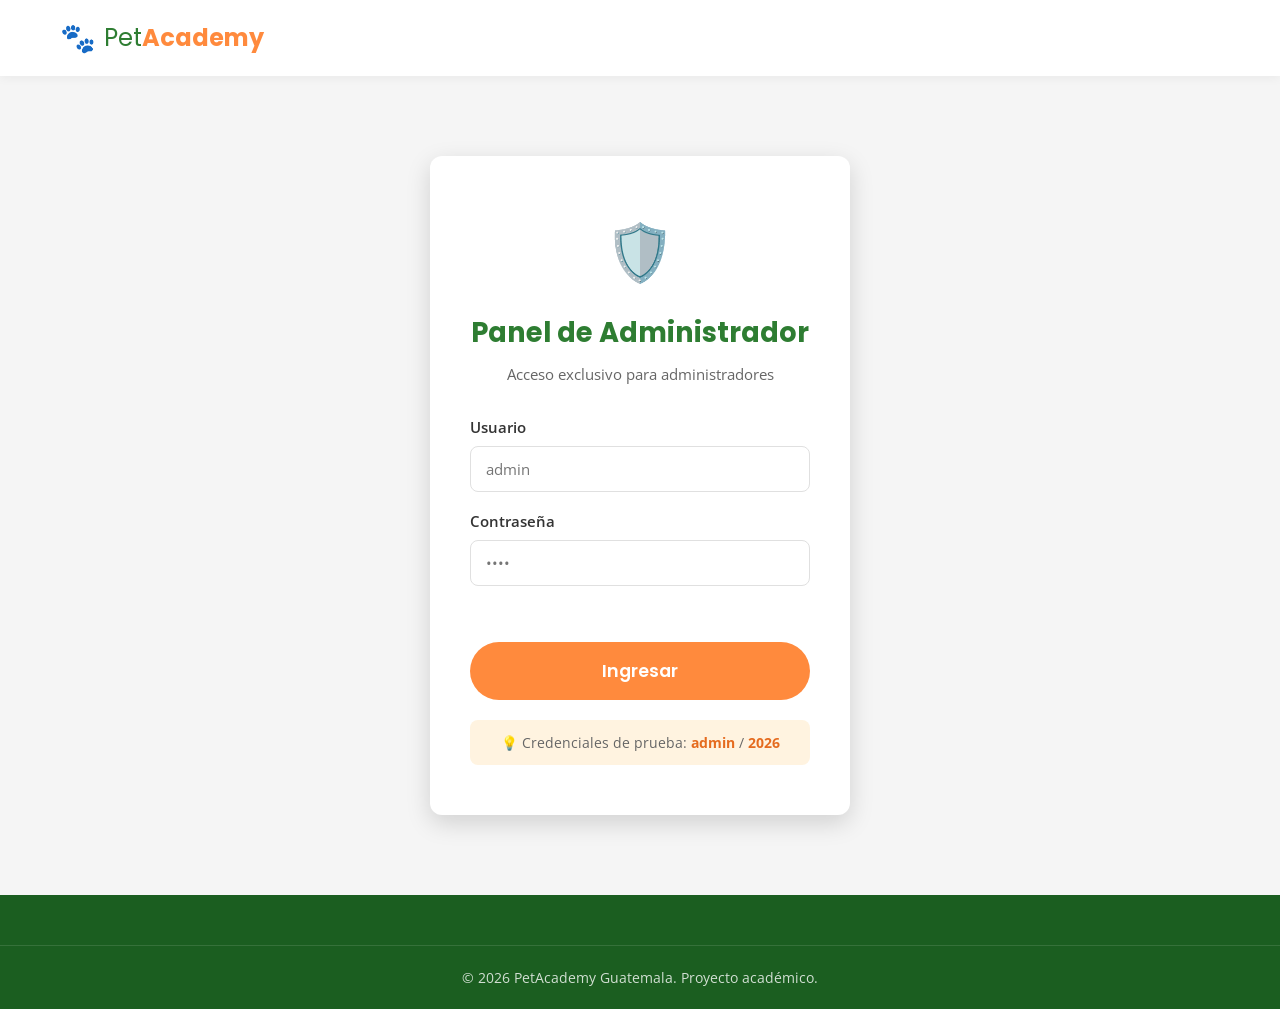
<file: html/admin.html>
<!DOCTYPE html>
<!--
Click nbfs://nbhost/SystemFileSystem/Templates/Licenses/license-default.txt to change this license
Click nbfs://nbhost/SystemFileSystem/Templates/ClientSide/html.html to edit this template
-->

<html lang="es">
<head>
    <meta charset="UTF-8">
    <meta name="viewport" content="width=device-width, initial-scale=1.0">
    <title>Panel Admin | PetAcademy Guatemala 🐾</title>
    <link rel="preconnect" href="https://fonts.googleapis.com">
    <link href="https://fonts.googleapis.com/css2?family=Poppins:wght@600;700&family=Open+Sans:wght@400;600&display=swap" rel="stylesheet">
    <link rel="stylesheet" href="../css/cssindex.css">
    <link rel="stylesheet" href="../css/cssadmin.css">
</head>
<body>

    <header class="header">
        <div class="contenedor header__contenido">
            <a href="../index.html" class="logo">
                <span class="logo__icono">🐾</span>
                <span class="logo__texto">Pet<strong>Academy</strong></span>
            </a>
            <nav class="nav">
                <span class="admin-badge" id="adminBadge" style="display:none;">
                    🛡️ Administrador
                </span>
                <button class="btn btn--outline btn--chico" id="btnLogout" style="display:none;">
                    Cerrar sesión
                </button>
            </nav>
        </div>
    </header>

    <main class="admin-main">

        <!-- ============================================
             LOGIN
             ============================================ -->
        <div class="login-contenedor" id="loginContenedor">
            <div class="login-card">
                <div class="login-card__icono">🛡️</div>
                <h1>Panel de Administrador</h1>
                <p class="login-card__sub">Acceso exclusivo para administradores</p>

                <form id="formLogin">
                    <div class="campo">
                        <label for="usuario">Usuario</label>
                        <input type="text" id="usuario" placeholder="admin" autocomplete="username">
                    </div>
                    <div class="campo">
                        <label for="password">Contraseña</label>
                        <input type="password" id="password" placeholder="••••" autocomplete="current-password">
                    </div>

                    <span class="error" id="error-login"></span>

                    <button type="submit" class="btn btn--primario btn--bloque btn--grande">
                        Ingresar
                    </button>
                </form>

                <p class="login-card__hint">
                    💡 Credenciales de prueba: <strong>admin</strong> / <strong>2026</strong>
                </p>
            </div>
        </div>

        <!-- ============================================
             PANEL ADMIN (oculto hasta login)
             ============================================ -->
        <div class="panel-contenedor" id="panelContenedor" style="display:none;">
            <div class="contenedor">

                <div class="panel-header">
                    <h1>Panel de Administración 🛡️</h1>
                    <p>Gestión de estudiantes y resultados del curso</p>
                </div>

                <!-- Tarjetas de estadísticas -->
                <div class="stats-grid">
                    <div class="stat-card">
                        <div class="stat-card__icono">👥</div>
                        <div class="stat-card__valor" id="statEstudiantes">0</div>
                        <div class="stat-card__label">Estudiantes registrados</div>
                    </div>
                    <div class="stat-card">
                        <div class="stat-card__icono">📝</div>
                        <div class="stat-card__valor" id="statIntentos">0</div>
                        <div class="stat-card__label">Evaluaciones realizadas</div>
                    </div>
                    <div class="stat-card">
                        <div class="stat-card__icono">✅</div>
                        <div class="stat-card__valor" id="statAprobados">0</div>
                        <div class="stat-card__label">Aprobados</div>
                    </div>
                    <div class="stat-card">
                        <div class="stat-card__icono">📊</div>
                        <div class="stat-card__valor" id="statPromedio">0</div>
                        <div class="stat-card__label">Promedio de notas</div>
                    </div>
                </div>

                <!-- Tabs -->
                <div class="tabs">
                    <button class="tab activo" data-tab="estudiantes">👥 Estudiantes</button>
                    <button class="tab" data-tab="resultados">📊 Resultados</button>
                </div>

                <!-- ============ TAB: ESTUDIANTES ============ -->
                <div class="tab-contenido activo" id="tab-estudiantes">
                    <div class="tabla-header">
                        <h2>Estudiantes registrados</h2>
                        <input type="text" id="buscarEstudiante" class="buscador" placeholder="🔍 Buscar por nombre, correo o ID...">
                    </div>
                    <div class="tabla-wrapper">
                        <table class="tabla-admin" id="tablaEstudiantes">
                            <thead>
                                <tr>
                                    <th>ID</th>
                                    <th>Nombre</th>
                                    <th>Correo</th>
                                    <th>Teléfono</th>
                                    <th>Edad</th>
                                    <th>Mascota</th>
                                    <th>Fecha registro</th>
                                </tr>
                            </thead>
                            <tbody id="tbodyEstudiantes"></tbody>
                        </table>
                        <p class="tabla-vacia" id="vacioEstudiantes" style="display:none;">
                            No hay estudiantes registrados aún.
                        </p>
                    </div>
                </div>

                <!-- ============ TAB: RESULTADOS ============ -->
                <div class="tab-contenido" id="tab-resultados">
                    <div class="tabla-header">
                        <h2>Resultados de evaluaciones</h2>
                        <div class="filtros">
                            <input type="text" id="buscarResultado" class="buscador" placeholder="🔍 Buscar por nombre o ID...">
                                <select id="filtroEstado">
                                    <option value="todos">Todos</option>
                                    <option value="aprobados">Aprobados</option>
                                    <option value="reprobados">Reprobados</option>
                                </select>
                            <button type="button" class="btn btn--primario btn--chico" id="btnExportarCSV">
                            📥 Descargar CSV
                            </button>
                        </div>
                    </div>
                    <div class="tabla-wrapper">
                        <table class="tabla-admin" id="tablaResultados">
                            <thead>
                                <tr>
                                    <th>ID</th>
                                    <th>Estudiante</th>
                                    <th>Nota</th>
                                    <th>Correctas</th>
                                    <th>Estado</th>
                                    <th>Fecha</th>
                                    <th>Acciones</th>
                                </tr>
                            </thead>
                            <tbody id="tbodyResultados"></tbody>
                        </table>
                        <p class="tabla-vacia" id="vacioResultados" style="display:none;">
                            No hay resultados registrados aún.
                        </p>
                    </div>
                </div>

            </div>
        </div>

        <!-- ============================================
             MODAL: DETALLE DE RESULTADO
             ============================================ -->
        <div class="modal" id="modalDetalle">
            <div class="modal__caja modal__caja--grande">
                <button class="modal__cerrar" id="btnCerrarModal">✕</button>
                <div id="modalDetalleContenido"></div>
            </div>
        </div>

    </main>

    <footer class="footer">
        <div class="footer__copy">
            <p>© 2026 PetAcademy Guatemala. Proyecto académico.</p>
        </div>
    </footer>

    <script src="../js/jsadmin.js"></script>
</body>
</html>
</file>
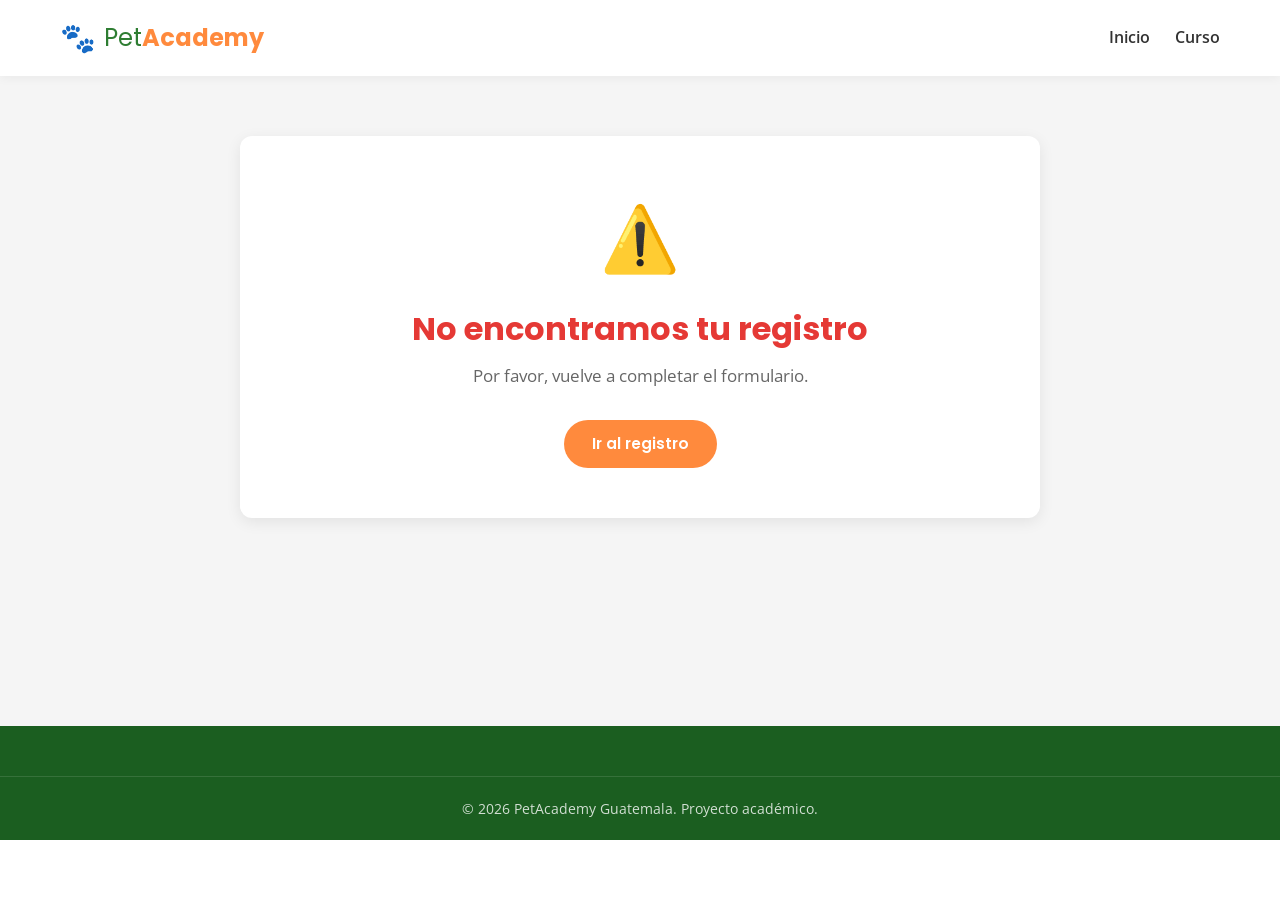
<file: html/confirmacion.html>
<!DOCTYPE html>
<!--
Click nbfs://nbhost/SystemFileSystem/Templates/Licenses/license-default.txt to change this license
Click nbfs://nbhost/SystemFileSystem/Templates/ClientSide/html.html to edit this template
-->

<html lang="es">
<head>
    <meta charset="UTF-8">
    <meta name="viewport" content="width=device-width, initial-scale=1.0">
    <title>Confirmación | PetAcademy Guatemala 🐾</title>
    <link rel="preconnect" href="https://fonts.googleapis.com">
    <link href="https://fonts.googleapis.com/css2?family=Poppins:wght@600;700&family=Open+Sans:wght@400;600&display=swap" rel="stylesheet">
    <link rel="stylesheet" href="../css/cssindex.css">
    <link rel="stylesheet" href="../css/cssconfirmacion.css">
</head>
<body>

    <header class="header">
        <div class="contenedor header__contenido">
            <a href="../index.html" class="logo">
                <span class="logo__icono">🐾</span>
                <span class="logo__texto">Pet<strong>Academy</strong></span>
            </a>
            <nav class="nav">
                <a href="../index.html">Inicio</a>
                <a href="../index.html#curso">Curso</a>
            </nav>
        </div>
    </header>

    <main class="confirmacion-main">
        <div class="contenedor">
            <div class="confirmacion-card" id="confirmacionCard">
                <div class="confirmacion-card__icono">✅</div>
                <h1>¡Registro exitoso!</h1>
                <p class="confirmacion-card__sub">Gracias por inscribirte. Revisa que tus datos sean correctos:</p>

                <div class="datos-grid" id="datosGrid">
                    <!-- Los datos se cargan con JS -->
                </div>

                <div class="confirmacion-acciones">
                    <a href="curso.html" class="btn btn--primario btn--grande" id="btnCurso">
                        Acceder al curso 🐾
                    </a>
                    <a href="registro.html" class="btn btn--outline" id="btnEditar">
                        Editar datos
                    </a>
                </div>
            </div>
        </div>
    </main>

    <footer class="footer">
        <div class="footer__copy">
            <p>© 2026 PetAcademy Guatemala. Proyecto académico.</p>
        </div>
    </footer>

    <script src="../js/jsconfirmacion.js"></script>
</body>
</html>
</file>
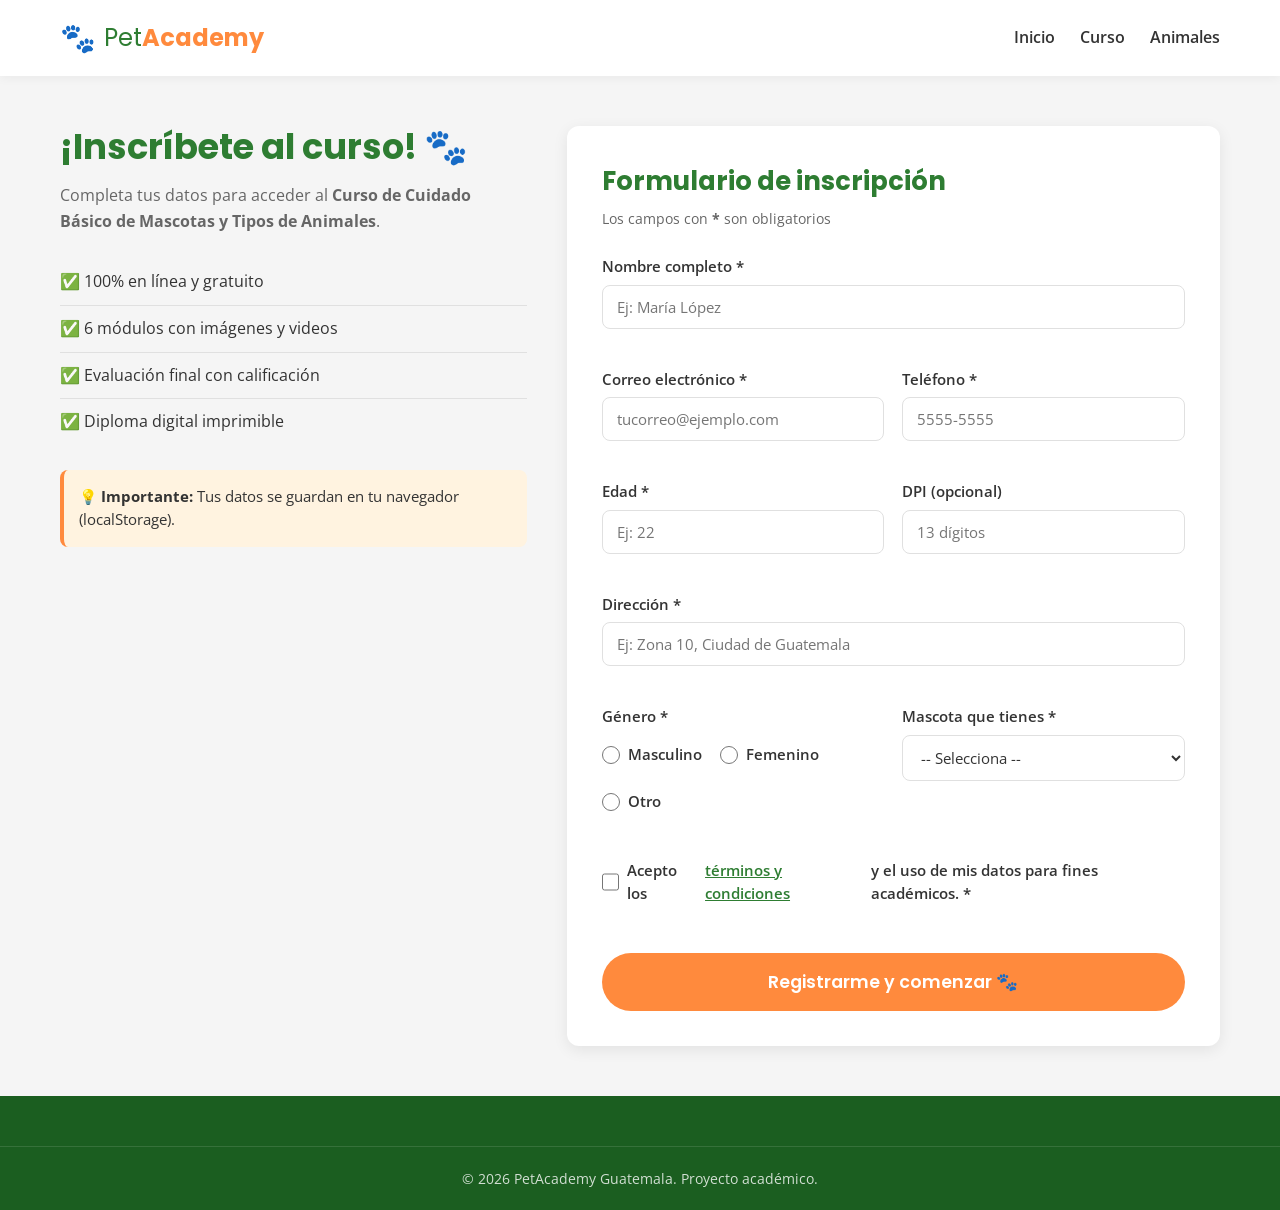
<file: html/curso.html>
<!DOCTYPE html>
<!--
Click nbfs://nbhost/SystemFileSystem/Templates/Licenses/license-default.txt to change this license
Click nbfs://nbhost/SystemFileSystem/Templates/ClientSide/html.html to edit this template
-->

<html lang="es">
<head>
    <meta charset="UTF-8">
    <meta name="viewport" content="width=device-width, initial-scale=1.0">
    <title>Curso | PetAcademy Guatemala 🐾</title>
    <link rel="preconnect" href="https://fonts.googleapis.com">
    <link href="https://fonts.googleapis.com/css2?family=Poppins:wght@600;700&family=Open+Sans:wght@400;600&display=swap" rel="stylesheet">
    <link rel="stylesheet" href="../css/cssindex.css">
    <link rel="stylesheet" href="../css/csscurso.css">
</head>
<body>

    <header class="header">
        <div class="contenedor header__contenido">
            <a href="../index.html" class="logo">
                <span class="logo__icono">🐾</span>
                <span class="logo__texto">Pet<strong>Academy</strong></span>
            </a>
            <div class="curso-header-derecha">
                <span class="bienvenida">👋 Hola, <strong id="nombreEstudiante">...</strong></span>
                <a href="../index.html" class="btn btn--outline btn--chico">Salir</a>
            </div>
        </div>
    </header>

    <main class="curso-main">
        <div class="contenedor curso-layout">

            <!-- ============ SIDEBAR ============ -->
            <aside class="curso-sidebar">
                <h2 class="curso-sidebar__titulo">Contenido del curso</h2>

                <!-- Barra de progreso -->
                <div class="progreso">
                    <div class="progreso__barra">
                        <div class="progreso__relleno" id="progresoRelleno"></div>
                    </div>
                    <span class="progreso__texto" id="progresoTexto">0 / 6 módulos</span>
                </div>

                <!-- Lista de módulos -->
                <ul class="modulos-nav">
                    <li>
                        <button class="modulo-btn activo" data-modulo="1">
                            <span class="modulo-btn__num">1</span>
                            Introducción al mundo animal 🐾
                        </button>
                    </li>
                    <li>
                        <button class="modulo-btn" data-modulo="2">
                            <span class="modulo-btn__num">2</span>
                            Alimentación adecuada 🍖
                        </button>
                    </li>
                    <li>
                        <button class="modulo-btn" data-modulo="3">
                            <span class="modulo-btn__num">3</span>
                            Higiene y aseo 🛁
                        </button>
                    </li>
                    <li>
                        <button class="modulo-btn" data-modulo="4">
                            <span class="modulo-btn__num">4</span>
                            Salud y veterinario 🩺
                        </button>
                    </li>
                    <li>
                        <button class="modulo-btn" data-modulo="5">
                            <span class="modulo-btn__num">5</span>
                            Ejercicio y bienestar 🎾
                        </button>
                    </li>
                    <li>
                        <button class="modulo-btn" data-modulo="6">
                            <span class="modulo-btn__num">6</span>
                            Evaluación final ✅
                        </button>
                    </li>
                </ul>

                <a href="evaluacion.html" id="btnEvaluacion" class="btn btn--primario btn--bloque">
                    Ir a la evaluación 🎓
                </a>
            </aside>

            <!-- ============ CONTENIDO ============ -->
            <section class="curso-contenido">

                <!-- ========== MÓDULO 1 ========== -->
                <article class="modulo-contenido activo" id="modulo-1">
                    <span class="modulo-chip">Módulo 1</span>
                    <h1>Introducción al mundo animal 🐾</h1>
                    <p class="modulo-intro">Conozcamos las distintas categorías de animales que existen y su relación con el ser humano.</p>

                    <img src="../img/perroygato.jpg" alt="Perro y gato" class="modulo-imagen">

                    <h3>¿Qué es una mascota?</h3>
                    <p>Una mascota es un animal doméstico que convive con el ser humano como compañero, recibiendo cuidados y afecto. No todos los animales son mascotas: existen animales <strong>de granja</strong> (criados para producción) y <strong>silvestres</strong> (que viven en libertad en su hábitat natural).</p>

                    <h3>Tipos de animales</h3>
                    <div class="info-grid">
                        <div class="info-box">
                            <h4>🐶 Domésticos</h4>
                            <p>Convivien con el humano en el hogar. <strong>Ejemplos:</strong> perro, gato, hámster, conejo, loro, periquito.</p>
                        </div>
                        <div class="info-box">
                            <h4>🐄 De granja</h4>
                            <p>Se crían para producción o trabajo. <strong>Ejemplos:</strong> vaca, cerdo, gallina, caballo, oveja, cabra.</p>
                        </div>
                        <div class="info-box">
                            <h4>🦁 Silvestres</h4>
                            <p>Viven libres en su hábitat. <strong>Ejemplos:</strong> león, tucán, tortuga marina, jaguar.</p>
                        </div>
                        <div class="info-box">
                            <h4>🐠 Acuáticos</h4>
                            <p>Viven total o parcialmente en el agua. <strong>Ejemplos:</strong> peces, ajolote, manatí, tortuga marina.</p>
                        </div>
                    </div>

                    <h3>🇬🇹 Animales emblemáticos de Guatemala</h3>
                    <ul class="lista-iconos">
                        <li>🦜 <strong>Quetzal:</strong> ave nacional de Guatemala, símbolo de libertad.</li>
                        <li>🐆 <strong>Jaguar:</strong> el felino más grande de América, presente en Petén.</li>
                        <li>🐋 <strong>Manatí:</strong> mamífero marino en peligro de extinción en Izabal.</li>
                        <li>🐊 <strong>Cocodrilo americano:</strong> habita en ríos y manglares del Caribe guatemalteco.</li>
                    </ul>

                    <h3>🎥 Video: </h3>
                    <div class="video-wrapper">
                        <iframe width="560" height="315" src="https://www.youtube.com/embed/JOipLXnlZZ8?si=nHOxlq8_M8oK-hrA" title="YouTube video player" frameborder="0" allow="accelerometer; autoplay; clipboard-write; encrypted-media; gyroscope; picture-in-picture; web-share" referrerpolicy="strict-origin-when-cross-origin" allowfullscreen></iframe>
                    </div>

                    <h3>🔗 Enlaces de interés</h3>
                    <ul class="lista-enlaces">
                        <li><a href="https://concepto.de/clasificacion-de-los-animales/" target="_blank">Clasificación de los animales-Enciclopedia Concepto</a></li>
                        <li><a href="https://a-z-animals.com/animals/location/central-america/guatemala/" target="_blank">Wildlife of Guatemala</a></li>
                    </ul>

                    <div class="modulo-nav-botones">
                        <button class="btn btn--primario" data-ir="2">Siguiente módulo →</button>
                    </div>
                </article>

                <!-- ========== MÓDULO 2 ========== -->
                <article class="modulo-contenido" id="modulo-2">
                    <span class="modulo-chip">Módulo 2</span>
                    <h1>Alimentación adecuada 🍖</h1>
                    <p class="modulo-intro">Cada animal necesita una dieta específica. Descubre qué dar y qué evitar.</p>

                    <img src="../img/comida.jpg" alt="Comida de mascotas" class="modulo-imagen">

                    <h3>Tipos de dieta según la especie</h3>
                    <div class="info-grid">
                        <div class="info-box">
                            <h4>🥩 Carnívoros</h4>
                            <p>Se alimentan principalmente de carne. <strong>Ejemplos:</strong> perro, gato, jaguar.</p>
                        </div>
                        <div class="info-box">
                            <h4>🌿 Herbívoros</h4>
                            <p>Se alimentan de plantas. <strong>Ejemplos:</strong> conejo, caballo, vaca.</p>
                        </div>
                        <div class="info-box">
                            <h4>🍎 Omnívoros</h4>
                            <p>Combinan carne y vegetales. <strong>Ejemplos:</strong> cerdo, gallina, hámster.</p>
                        </div>
                    </div>

                    <h3>⛔ Alimentos prohibidos para perros y gatos</h3>
                    <table class="tabla-curso">
                        <thead>
                            <tr><th>Alimento</th><th>¿Por qué es peligroso?</th></tr>
                        </thead>
                        <tbody>
                            <tr><td>🍫 Chocolate</td><td>Contiene teobromina, tóxica para perros y gatos.</td></tr>
                            <tr><td>🍇 Uvas y pasas</td><td>Pueden causar insuficiencia renal.</td></tr>
                            <tr><td>🧅 Cebolla y ajo</td><td>Dañan los glóbulos rojos (anemia).</td></tr>
                            <tr><td>🥑 Aguacate</td><td>La persina es tóxica para muchas especies.</td></tr>
                            <tr><td>☕ Cafeína</td><td>Altera el ritmo cardíaco.</td></tr>
                        </tbody>
                    </table>

                    <h3>💡 Consejos prácticos</h3>
                    <ul class="lista-iconos">
                        <li>✅ Consulta con un veterinario la cantidad diaria de alimento.</li>
                        <li>✅ Ofrece agua limpia y fresca siempre.</li>
                        <li>✅ Evita dar sobras de comida humana condimentada.</li>
                        <li>✅ Establece horarios fijos de alimentación.</li>
                    </ul>

                    <h3>🎥 Video: </h3>
                    <div class="video-wrapper">
                        <iframe width="560" height="315" src="https://www.youtube.com/embed/SPdWXQQk1ic?si=4kX5d2Fj5K4SaxTT" title="YouTube video player" frameborder="0" allow="accelerometer; autoplay; clipboard-write; encrypted-media; gyroscope; picture-in-picture; web-share" referrerpolicy="strict-origin-when-cross-origin" allowfullscreen></iframe>
                    </div>

                    <div class="modulo-nav-botones">
                        <button class="btn btn--outline" data-ir="1">← Anterior</button>
                        <button class="btn btn--primario" data-ir="3">Siguiente módulo →</button>
                    </div>
                </article>

                <!-- ========== MÓDULO 3 ========== -->
                <article class="modulo-contenido" id="modulo-3">
                    <span class="modulo-chip">Módulo 3</span>
                    <h1>Higiene y aseo 🛁</h1>
                    <p class="modulo-intro">La limpieza es clave para la salud y el bienestar de tu mascota.</p>

                    <img src="../img/baño.jpg" alt="Baño de perro" class="modulo-imagen">

                    <h3>Frecuencia de baño según especie</h3>
                    <table class="tabla-curso">
                        <thead>
                            <tr><th>Animal</th><th>Frecuencia recomendada</th></tr>
                        </thead>
                        <tbody>
                            <tr><td>🐶 Perro (pelo corto)</td><td>Cada 4–6 semanas</td></tr>
                            <tr><td>🐶 Perro (pelo largo)</td><td>Cada 3–4 semanas</td></tr>
                            <tr><td>🐱 Gato</td><td>Cada 6–8 semanas (se auto-limpia)</td></tr>
                            <tr><td>🐰 Conejo</td><td>Solo cuando esté sucio (no se bañan)</td></tr>
                            <tr><td>🦜 Aves</td><td>Baño con atomizador 2 veces/semana</td></tr>
                        </tbody>
                    </table>

                    <h3>🧼 Rutina de higiene</h3>
                    <ul class="lista-iconos">
                        <li>🪮 <strong>Cepillado:</strong> 2–3 veces por semana, evita nudos.</li>
                        <li>✂️ <strong>Corte de uñas:</strong> cada 3–4 semanas.</li>
                        <li>🪥 <strong>Cepillado dental:</strong> 2–3 veces por semana.</li>
                        <li>👂 <strong>Limpieza de oídos:</strong> cada 15 días.</li>
                        <li>🧹 <strong>Limpieza del arenero:</strong> diaria (gatos).</li>
                    </ul>

                    <h3>🎥 Video:</h3>
                    <div class="video-wrapper">
                        <iframe width="560" height="315" src="https://www.youtube.com/embed/cZkDY-DG534?si=g3cpjICB9cGbMS-Y" title="YouTube video player" frameborder="0" allow="accelerometer; autoplay; clipboard-write; encrypted-media; gyroscope; picture-in-picture; web-share" referrerpolicy="strict-origin-when-cross-origin" allowfullscreen></iframe>
                    </div>

                    <div class="modulo-nav-botones">
                        <button class="btn btn--outline" data-ir="2">← Anterior</button>
                        <button class="btn btn--primario" data-ir="4">Siguiente módulo →</button>
                    </div>
                </article>

                <!-- ========== MÓDULO 4 ========== -->
                <article class="modulo-contenido" id="modulo-4">
                    <span class="modulo-chip">Módulo 4</span>
                    <h1>Salud y visitas al veterinario 🩺</h1>
                    <p class="modulo-intro">Previene enfermedades con vacunas y visitas regulares al veterinario.</p>

                    <img src="../img/vat.jpg" alt="Veterinario" class="modulo-imagen">

                    <h3>💉 Calendario de vacunas</h3>
                    <table class="tabla-curso">
                        <thead>
                            <tr><th>Vacuna</th><th>Perros</th><th>Gatos</th></tr>
                        </thead>
                        <tbody>
                            <tr><td>Parvovirus / Panleucopenia</td><td>6–8 semanas</td><td>6–8 semanas</td></tr>
                            <tr><td>Rabia</td><td>3 meses (refuerzo anual)</td><td>3 meses (refuerzo anual)</td></tr>
                            <tr><td>Moquillo / Rinotraqueítis</td><td>Anual</td><td>Anual</td></tr>
                            <tr><td>Leptospirosis</td><td>Anual</td><td>—</td></tr>
                        </tbody>
                    </table>

                    <h3>🚨 Signos de enfermedad</h3>
                    <div class="info-grid">
                        <div class="info-box info-box--alerta">
                            <h4>⚠️ Acude al veterinario si notas:</h4>
                            <ul>
                                <li>Letargo o debilidad</li>
                                <li>Falta de apetito por más de 24 h</li>
                                <li>Vómitos o diarrea frecuentes</li>
                                <li>Fiebre (más de 39 °C en perros)</li>
                                <li>Dificultad para respirar</li>
                                <li>Cambios de comportamiento bruscos</li>
                            </ul>
                        </div>
                    </div>

                    <h3>🐛 Desparasitación</h3>
                    <p>Se recomienda desparasitar a perros y gatos <strong>cada 3 meses</strong> (interna) y aplicar antipulgas/garrapatas mensualmente según el producto.</p>

                    <h3>🔗 Enlaces de interés</h3>
                    <ul class="lista-enlaces">
                        <li><a href="https://purina.com.gt/purina/perros/que-hacer-en-consulta-veterinaria" target="_blank">Purina Guatemala</a></li>
                        <li><a href="https://emancipet.org/es/blog/2022/05/what-vet-care-does-my-pet-need-at-each-stage-of-life/" target="_blank">Cuidados Veterinarios</a></li>
                    </ul>

                    <h3>🎥 Video:</h3>
                    <div class="video-wrapper">
                        <iframe width="560" height="315" src="https://www.youtube.com/embed/ktgEeLYdTto?si=3W6Hi-GEtsFMEFqg" title="YouTube video player" frameborder="0" allow="accelerometer; autoplay; clipboard-write; encrypted-media; gyroscope; picture-in-picture; web-share" referrerpolicy="strict-origin-when-cross-origin" allowfullscreen></iframe>
                    </div>

                    <div class="modulo-nav-botones">
                        <button class="btn btn--outline" data-ir="3">← Anterior</button>
                        <button class="btn btn--primario" data-ir="5">Siguiente módulo →</button>
                    </div>
                </article>

                <!-- ========== MÓDULO 5 ========== -->
                <article class="modulo-contenido" id="modulo-5">
                    <span class="modulo-chip">Módulo 5</span>
                    <h1>Ejercicio y bienestar emocional 🎾</h1>
                    <p class="modulo-intro">Un animal ejercitado y estimulado es un animal feliz.</p>

                    <img src="../img/ejercicio.jpeg" alt="Perro jugando" class="modulo-imagen">

                    <h3>🏃 Ejercicio según la raza y especie</h3>
                    <table class="tabla-curso">
                        <thead>
                            <tr><th>Animal</th><th>Ejercicio diario recomendado</th></tr>
                        </thead>
                        <tbody>
                            <tr><td>🐕 Perro de raza activa (labrador, border collie)</td><td>1.5 – 2 horas</td></tr>
                            <tr><td>🐕 Perro pequeño (chihuahua, pug)</td><td>30 – 45 minutos</td></tr>
                            <tr><td>🐱 Gato</td><td>15 – 30 min de juego</td></tr>
                            <tr><td>🐰 Conejo</td><td>2 – 3 horas suelto al día</td></tr>
                            <tr><td>🐹 Hámster</td><td>Rueda de ejercicio en la jaula</td></tr>
                        </tbody>
                    </table>

                    <h3>🧸 Enriquecimiento ambiental</h3>
                    <ul class="lista-iconos">
                        <li>🎾 <strong>Juguetes interactivos:</strong> pelotas, cuerdas, Kong con premios.</li>
                        <li>🪜 <strong>Espacios para trepar:</strong> torres para gatos.</li>
                        <li>🌳 <strong>Paseos nuevos:</strong> cambia rutas para estimular el olfato.</li>
                        <li>🧠 <strong>Juegos mentales:</strong> esconder premios, enseñar trucos.</li>
                    </ul>

                    <h3>❤️ Socialización</h3>
                    <p>La socialización debe iniciarse a edad temprana (3–16 semanas en perros). Un animal bien socializado es menos propenso a la ansiedad y la agresividad.</p>

                    <div class="galeria">
                        <img src="../img/so2.jpeg" alt="Perros jugando">
                        <img src="../img/so1.jpeg" alt="Perros jugando">
                        <img src="../img/so3.jpeg" alt="Perros jugando">
                    </div>

                    <h3>🎥 Video:</h3>
                    <div class="video-wrapper">
                        <iframe width="560" height="315" src="https://www.youtube.com/embed/ajle762skLA?si=RZwS8lyvaCPzBON-" title="YouTube video player" frameborder="0" allow="accelerometer; autoplay; clipboard-write; encrypted-media; gyroscope; picture-in-picture; web-share" referrerpolicy="strict-origin-when-cross-origin" allowfullscreen></iframe>
                    </div>

                    <div class="modulo-nav-botones">
                        <button class="btn btn--outline" data-ir="4">← Anterior</button>
                        <button class="btn btn--primario" data-ir="6">Siguiente módulo →</button>
                    </div>
                </article>

                <!-- ========== MÓDULO 6 ========== -->
                <article class="modulo-contenido" id="modulo-6">
                    <span class="modulo-chip">Módulo 6</span>
                    <h1>Evaluación final ✅</h1>
                    <p class="modulo-intro">¡Has llegado al final del curso! Es hora de poner a prueba lo aprendido.</p>

                    <img src="../img/eva.jpg" alt="Evaluación" class="modulo-imagen">

                    <h3>📋 Instrucciones</h3>
                    <ul class="lista-iconos">
                        <li>📝 La evaluación contiene <strong>6 preguntas</strong>.</li>
                        <li>🎯 Cada pregunta vale aproximadamente <strong>16.67 puntos</strong> (total 100).</li>
                        <li>🏆 Necesitas <strong>70 puntos o más</strong> para aprobar y obtener tu diploma.</li>
                        <li>⏱️ No hay límite de tiempo.</li>
                        <li>🔁 Puedes intentarlo más de una vez si no apruebas.</li>
                    </ul>

                    <div class="aviso-importante">
                        💡 <strong>Importante:</strong> Al terminar, tus respuestas y calificación quedarán registradas en el sistema para revisión del administrador.
                    </div>

                    <div class="modulo-nav-botones modulo-nav-botones--centrados">
                        <button class="btn btn--outline" data-ir="5">← Anterior</button>
                        <a href="evaluacion.html" class="btn btn--primario btn--grande" id="btnIrEvaluacion">
                            Comenzar evaluación 🎓
                        </a>
                    </div>
                </article>

            </section>
        </div>
    </main>

    <footer class="footer">
        <div class="footer__copy">
            <p>© 2026 PetAcademy Guatemala. Proyecto académico.</p>
        </div>
    </footer>

    <script src="../js/jscurso.js"></script>
</body>
</html>
</file>
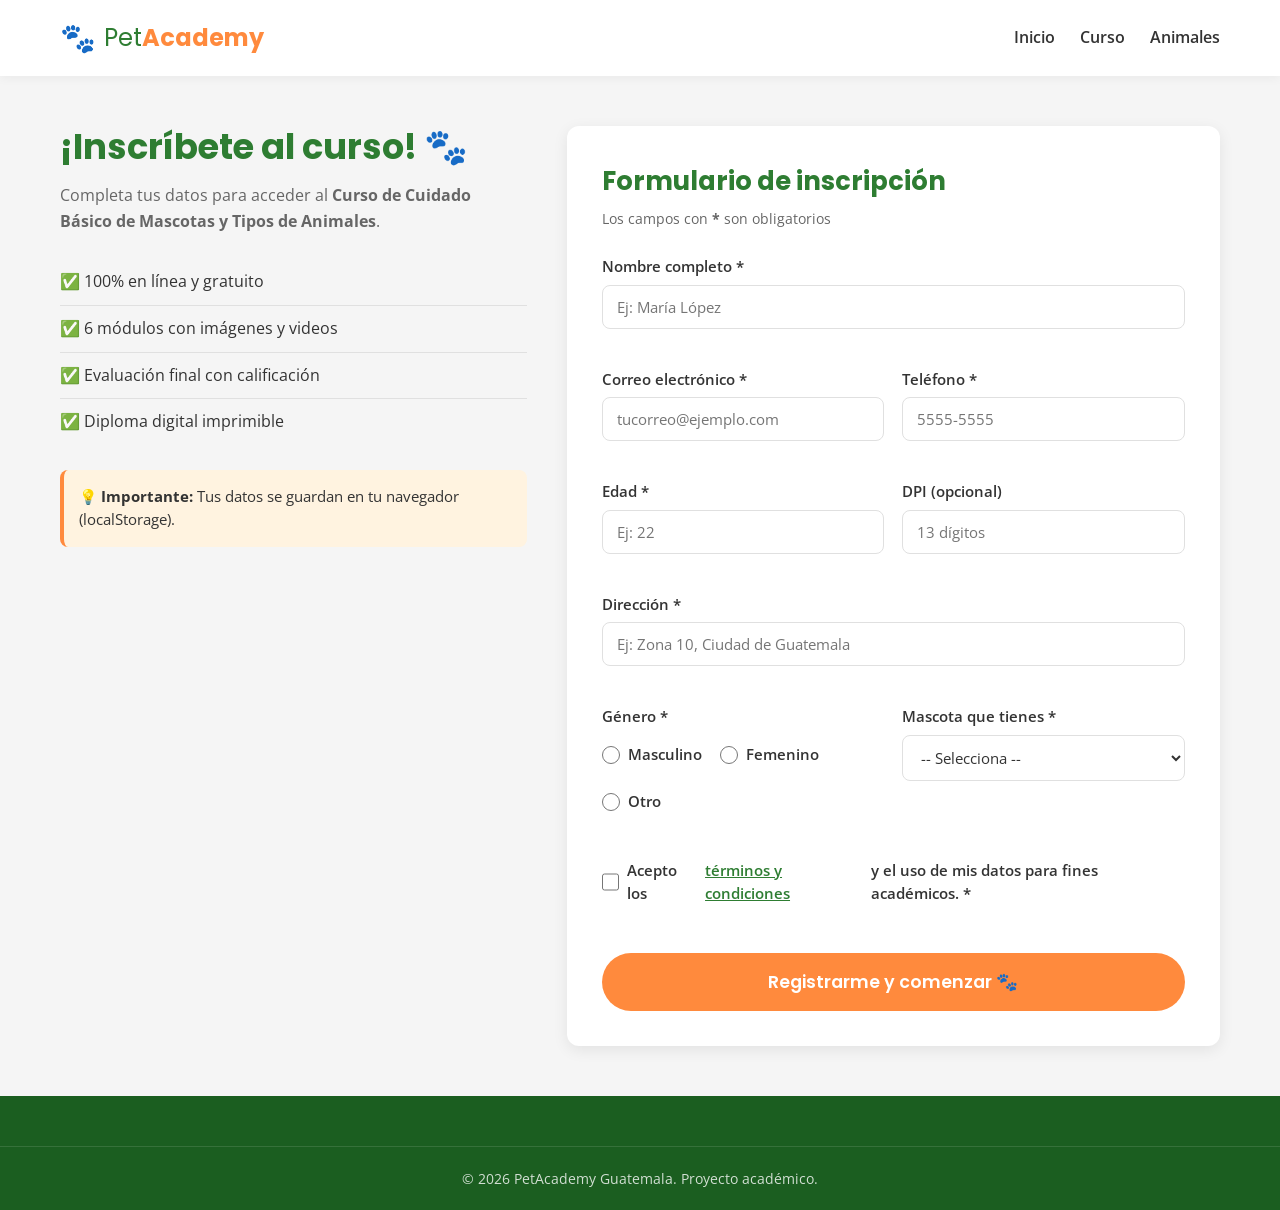
<file: html/evaluacion.html>
<!DOCTYPE html>
<!--
Click nbfs://nbhost/SystemFileSystem/Templates/Licenses/license-default.txt to change this license
Click nbfs://nbhost/SystemFileSystem/Templates/ClientSide/html.html to edit this template
-->

<html lang="es">
<head>
    <meta charset="UTF-8">
    <meta name="viewport" content="width=device-width, initial-scale=1.0">
    <title>Evaluación Final | PetAcademy Guatemala 🐾</title>
    <link rel="preconnect" href="https://fonts.googleapis.com">
    <link href="https://fonts.googleapis.com/css2?family=Poppins:wght@600;700&family=Open+Sans:wght@400;600&display=swap" rel="stylesheet">
    <link rel="stylesheet" href="../css/cssindex.css">
    <link rel="stylesheet" href="../css/cssevaluacion.css">
</head>
<body>

    <header class="header">
        <div class="contenedor header__contenido">
            <a href="../index.html" class="logo">
                <span class="logo__icono">🐾</span>
                <span class="logo__texto">Pet<strong>Academy</strong></span>
            </a>
            <div class="curso-header-derecha">
                <span class="bienvenida">👋 <strong id="nombreEstudiante">...</strong></span>
            </div>
        </div>
    </header>

    <main class="evaluacion-main">
        <div class="contenedor evaluacion-contenedor">

            <!-- Encabezado -->
            <div class="evaluacion-header">
                <span class="evaluacion-chip">Evaluación final</span>
                <h1>Pon a prueba lo aprendido 🎓</h1>
                <p>Responde las siguientes <strong>6 preguntas</strong>. Necesitas <strong>70 puntos o más</strong> para aprobar y obtener tu diploma.</p>

                <div class="evaluacion-progreso">
                    <div class="evaluacion-progreso__barra">
                        <div class="evaluacion-progreso__relleno" id="evalProgreso"></div>
                    </div>
                    <span class="evaluacion-progreso__texto" id="evalProgresoTexto">0 / 6 respondidas</span>
                </div>
            </div>

            <!-- Formulario de evaluación -->
            <form id="formEvaluacion" novalidate>

                <!-- ============ PREGUNTA 1 (RADIO) ============ -->
                <div class="pregunta" data-pregunta="1">
                    <div class="pregunta__header">
                        <span class="pregunta__num">1</span>
                        <h2>¿Cada cuánto se recomienda bañar a un perro sano de pelo corto?</h2>
                    </div>
                    <div class="opciones">
                        <label class="opcion">
                            <input type="radio" name="p1" value="a">
                            <span>Cada semana</span>
                        </label>
                        <label class="opcion">
                            <input type="radio" name="p1" value="b">
                            <span>Cada 4 a 6 semanas</span>
                        </label>
                        <label class="opcion">
                            <input type="radio" name="p1" value="c">
                            <span>Cada año</span>
                        </label>
                        <label class="opcion">
                            <input type="radio" name="p1" value="d">
                            <span>Nunca se debe bañar</span>
                        </label>
                    </div>
                    <span class="error" id="error-p1"></span>
                </div>

                <!-- ============ PREGUNTA 2 (CHECKBOX) ============ -->
                <div class="pregunta" data-pregunta="2">
                    <div class="pregunta__header">
                        <span class="pregunta__num">2</span>
                        <h2>¿Cuáles de estos alimentos son tóxicos para perros? <small>(Selecciona todas las correctas)</small></h2>
                    </div>
                    <div class="opciones">
                        <label class="opcion">
                            <input type="checkbox" name="p2" value="chocolate">
                            <span>🍫 Chocolate</span>
                        </label>
                        <label class="opcion">
                            <input type="checkbox" name="p2" value="uvas">
                            <span>🍇 Uvas y pasas</span>
                        </label>
                        <label class="opcion">
                            <input type="checkbox" name="p2" value="pollo">
                            <span>🍗 Pollo cocido sin condimentos</span>
                        </label>
                        <label class="opcion">
                            <input type="checkbox" name="p2" value="cebolla">
                            <span>🧅 Cebolla y ajo</span>
                        </label>
                    </div>
                    <span class="error" id="error-p2"></span>
                </div>

                <!-- ============ PREGUNTA 3 (SELECT) ============ -->
                <div class="pregunta" data-pregunta="3">
                    <div class="pregunta__header">
                        <span class="pregunta__num">3</span>
                        <h2>¿Cuál es un animal silvestre símbolo de Guatemala?</h2>
                    </div>
                    <div class="opciones">
                        <select name="p3" id="p3">
                            <option value="">-- Selecciona una opción --</option>
                            <option value="perro">🐶 Perro</option>
                            <option value="quetzal">🦜 Quetzal</option>
                            <option value="gallina">🐔 Gallina</option>
                            <option value="vaca">🐄 Vaca</option>
                        </select>
                    </div>
                    <span class="error" id="error-p3"></span>
                </div>

                <!-- ============ PREGUNTA 4 (RADIO) ============ -->
                <div class="pregunta" data-pregunta="4">
                    <div class="pregunta__header">
                        <span class="pregunta__num">4</span>
                        <h2>¿Cuánto ejercicio diario necesita un perro adulto de raza activa?</h2>
                    </div>
                    <div class="opciones">
                        <label class="opcion">
                            <input type="radio" name="p4" value="a">
                            <span>15 minutos</span>
                        </label>
                        <label class="opcion">
                            <input type="radio" name="p4" value="b">
                            <span>30 minutos</span>
                        </label>
                        <label class="opcion">
                            <input type="radio" name="p4" value="c">
                            <span>1.5 a 2 horas</span>
                        </label>
                        <label class="opcion">
                            <input type="radio" name="p4" value="d">
                            <span>5 horas</span>
                        </label>
                    </div>
                    <span class="error" id="error-p4"></span>
                </div>

                <!-- ============ PREGUNTA 5 (CHECKBOX) ============ -->
                <div class="pregunta" data-pregunta="5">
                    <div class="pregunta__header">
                        <span class="pregunta__num">5</span>
                        <h2>¿Qué señales indican que tu mascota podría estar enferma? <small>(Selecciona todas las correctas)</small></h2>
                    </div>
                    <div class="opciones">
                        <label class="opcion">
                            <input type="checkbox" name="p5" value="letargo">
                            <span>😴 Letargo o debilidad</span>
                        </label>
                        <label class="opcion">
                            <input type="checkbox" name="p5" value="come">
                            <span>🍽️ Come con normalidad</span>
                        </label>
                        <label class="opcion">
                            <input type="checkbox" name="p5" value="vomitos">
                            <span>🤢 Vómitos frecuentes</span>
                        </label>
                        <label class="opcion">
                            <input type="checkbox" name="p5" value="juega">
                            <span>🎾 Juega y corre normal</span>
                        </label>
                        <label class="opcion">
                            <input type="checkbox" name="p5" value="apetito">
                            <span>🍽️ Falta de apetito por más de 24 h</span>
                        </label>
                    </div>
                    <span class="error" id="error-p5"></span>
                </div>

                <!-- ============ PREGUNTA 6 (SELECT) ============ -->
                <div class="pregunta" data-pregunta="6">
                    <div class="pregunta__header">
                        <span class="pregunta__num">6</span>
                        <h2>¿A qué edad se recomienda la primera visita al veterinario?</h2>
                    </div>
                    <div class="opciones">
                        <select name="p6" id="p6">
                            <option value="">-- Selecciona una opción --</option>
                            <option value="1mes">1 mes</option>
                            <option value="2meses">2 meses</option>
                            <option value="6meses">6 meses</option>
                            <option value="1año">1 año</option>
                        </select>
                    </div>
                    <span class="error" id="error-p6"></span>
                </div>

                <!-- Botones -->
                <div class="evaluacion-acciones">
                    <a href="curso.html" class="btn btn--outline">← Volver al curso</a>
                    <button type="submit" class="btn btn--primario btn--grande">
                        Enviar evaluación 🎓
                    </button>
                </div>

            </form>
        </div>
    </main>

    <!-- Modal de calificación -->
    <div class="modal" id="modalCalificacion">
        <div class="modal__caja">
            <div class="modal__icono" id="modalIcono">🎉</div>
            <h2 class="modal__titulo" id="modalTitulo">¡Aprobaste!</h2>
            <p class="modal__subtitulo" id="modalSubtitulo">Tu calificación:</p>
            <div class="modal__nota" id="modalNota">100</div>
            <p class="modal__detalle" id="modalDetalle">Respondiste correctamente 6 de 6 preguntas.</p>
            <div class="modal__botones">
                <button class="btn btn--primario btn--grande" id="btnVerResultado">
                    Ver mi diploma 🎓
                </button>
            </div>
        </div>
    </div>

    <footer class="footer">
        <div class="footer__copy">
            <p>© 2026 PetAcademy Guatemala. Proyecto académico.</p>
        </div>
    </footer>

    <script src="../js/jsevaluacion.js"></script>
</body>
</html>
</file>
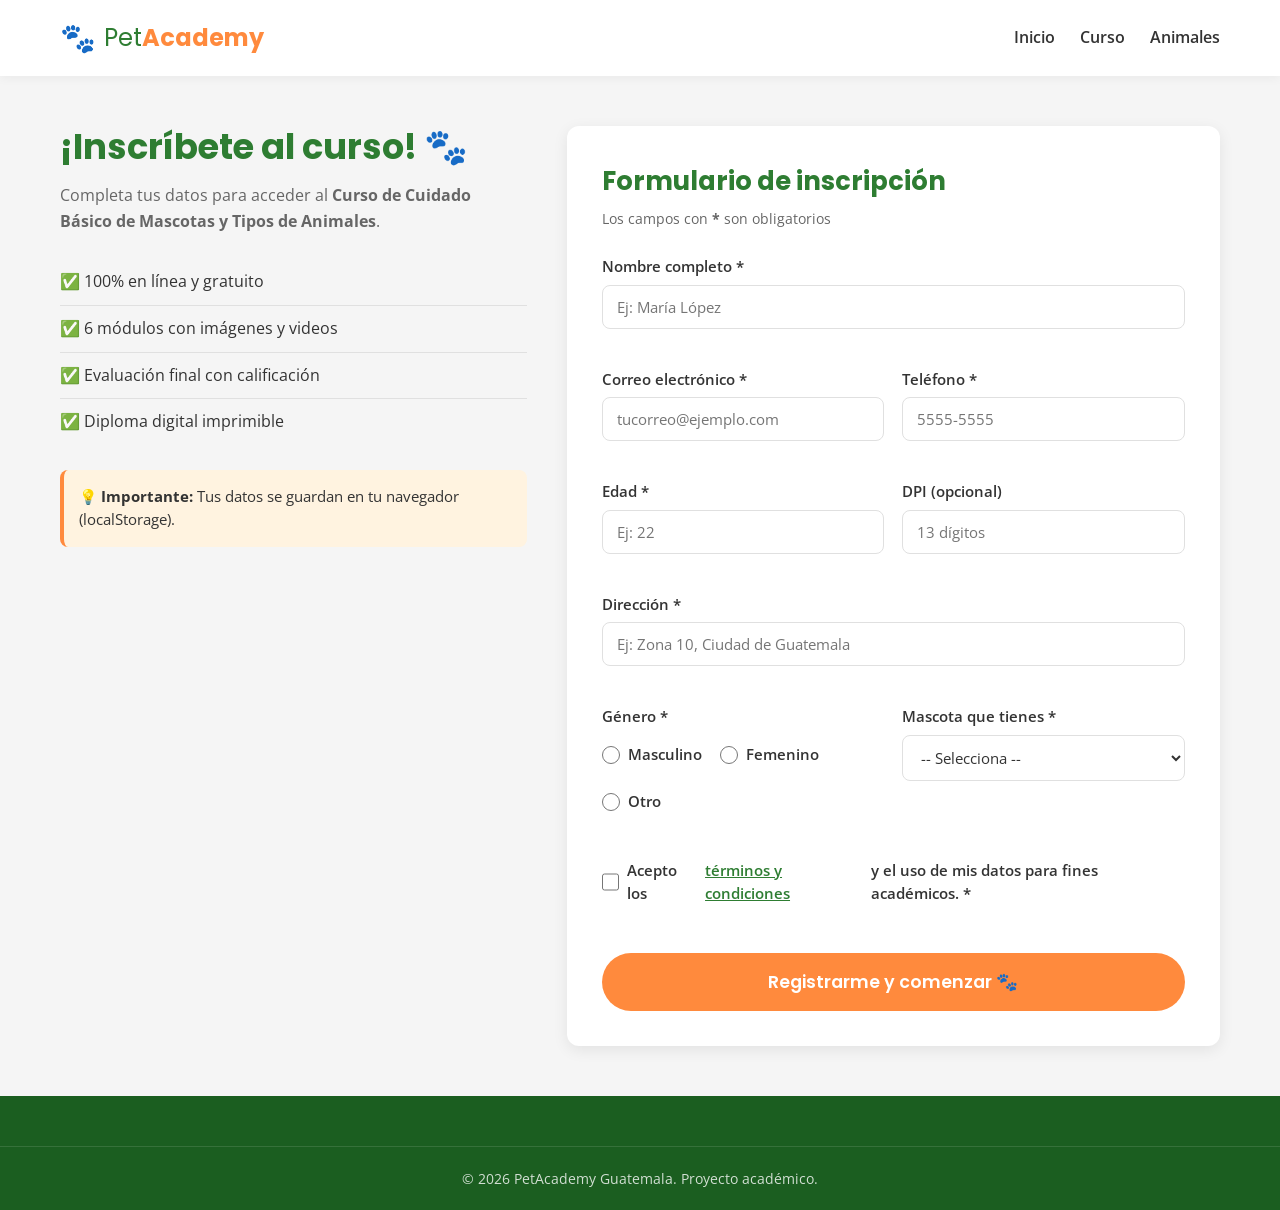
<file: html/registro.html>
<!DOCTYPE html>
<!--
Click nbfs://nbhost/SystemFileSystem/Templates/Licenses/license-default.txt to change this license
Click nbfs://nbhost/SystemFileSystem/Templates/ClientSide/html.html to edit this template
-->

<html lang="es">
<head>
    <meta charset="UTF-8">
    <meta name="viewport" content="width=device-width, initial-scale=1.0">
    <title>Registro | PetAcademy Guatemala 🐾</title>
    <link rel="preconnect" href="https://fonts.googleapis.com">
    <link href="https://fonts.googleapis.com/css2?family=Poppins:wght@600;700&family=Open+Sans:wght@400;600&display=swap" rel="stylesheet">
    <link rel="stylesheet" href="../css/cssindex.css">
    <link rel="stylesheet" href="../css/cssregistro.css">
</head>
<body>

    <header class="header">
        <div class="contenedor header__contenido">
            <a href="index.html" class="logo">
                <span class="logo__icono">🐾</span>
                <span class="logo__texto">Pet<strong>Academy</strong></span>
            </a>
            <nav class="nav">
                <a href="../index.html">Inicio</a>
                <a href="../index.html#curso">Curso</a>
                <a href="../index.html#animales">Animales</a>
            </nav>
        </div>
    </header>

    <main class="registro-main">
        <div class="contenedor registro-contenedor">

            <!-- Panel informativo -->
            <div class="registro-info">
                <h1>¡Inscríbete al curso! 🐾</h1>
                <p>Completa tus datos para acceder al <strong>Curso de Cuidado Básico de Mascotas y Tipos de Animales</strong>.</p>
                <ul class="registro-info__lista">
                    <li>✅ 100% en línea y gratuito</li>
                    <li>✅ 6 módulos con imágenes y videos</li>
                    <li>✅ Evaluación final con calificación</li>
                    <li>✅ Diploma digital imprimible</li>
                </ul>
                <div class="registro-info__aviso">
                    💡 <strong>Importante:</strong> Tus datos se guardan en tu navegador (localStorage).
                </div>
            </div>

            <!-- Formulario -->
            <div class="registro-form-card">
                <h2>Formulario de inscripción</h2>
                <p class="registro-form-card__sub">Los campos con <strong>*</strong> son obligatorios</p>

                <form id="formRegistro" novalidate>
                    <div class="form-grid">

                        <div class="campo campo--full">
                            <label for="nombre">Nombre completo *</label>
                            <input type="text" id="nombre" name="nombre" placeholder="Ej: María López" autocomplete="name">
                            <span class="error" id="error-nombre"></span>
                        </div>

                        <div class="campo">
                            <label for="email">Correo electrónico *</label>
                            <input type="email" id="email" name="email" placeholder="tucorreo@ejemplo.com" autocomplete="email">
                            <span class="error" id="error-email"></span>
                        </div>

                        <div class="campo">
                            <label for="telefono">Teléfono *</label>
                            <input type="tel" id="telefono" name="telefono" placeholder="5555-5555" autocomplete="tel">
                            <span class="error" id="error-telefono"></span>
                        </div>

                        <div class="campo">
                            <label for="edad">Edad *</label>
                            <input type="number" id="edad" name="edad" placeholder="Ej: 22" min="5" max="100">
                            <span class="error" id="error-edad"></span>
                        </div>

                        <div class="campo">
                            <label for="dpi">DPI (opcional)</label>
                            <input type="text" id="dpi" name="dpi" placeholder="13 dígitos" maxlength="13">
                            <span class="error" id="error-dpi"></span>
                        </div>

                        <div class="campo campo--full">
                            <label for="direccion">Dirección *</label>
                            <input type="text" id="direccion" name="direccion" placeholder="Ej: Zona 10, Ciudad de Guatemala">
                            <span class="error" id="error-direccion"></span>
                        </div>

                        <div class="campo">
                            <label>Género *</label>
                            <div class="radio-group">
                                <label class="radio-opcion"><input type="radio" name="genero" value="Masculino"> Masculino</label>
                                <label class="radio-opcion"><input type="radio" name="genero" value="Femenino"> Femenino</label>
                                <label class="radio-opcion"><input type="radio" name="genero" value="Otro"> Otro</label>
                            </div>
                            <span class="error" id="error-genero"></span>
                        </div>

                        <div class="campo">
                            <label for="mascota">Mascota que tienes *</label>
                            <select id="mascota" name="mascota">
                                <option value="">-- Selecciona --</option>
                                <option value="Perro">🐶 Perro</option>
                                <option value="Gato">🐱 Gato</option>
                                <option value="Ave">🦜 Ave</option>
                                <option value="Pez">🐠 Pez</option>
                                <option value="Roedor">🐹 Roedor</option>
                                <option value="Otro">Otro</option>
                                <option value="Ninguna aún">Ninguna aún</option>
                            </select>
                            <span class="error" id="error-mascota"></span>
                        </div>

                        <div class="campo campo--full">
                            <label class="checkbox-opcion">
                                <input type="checkbox" id="terminos" name="terminos">
                                Acepto los <a href="#">términos y condiciones</a> y el uso de mis datos para fines académicos. *
                            </label>
                            <span class="error" id="error-terminos"></span>
                        </div>

                    </div>

                    <button type="submit" class="btn btn--primario btn--bloque btn--grande">
                        Registrarme y comenzar 🐾
                    </button>
                </form>
            </div>

        </div>
    </main>

    <footer class="footer">
        <div class="footer__copy">
            <p>© 2026 PetAcademy Guatemala. Proyecto académico.</p>
        </div>
    </footer>

    <script src="../js/jsregistro.js"></script>
</body>
</html>
</file>
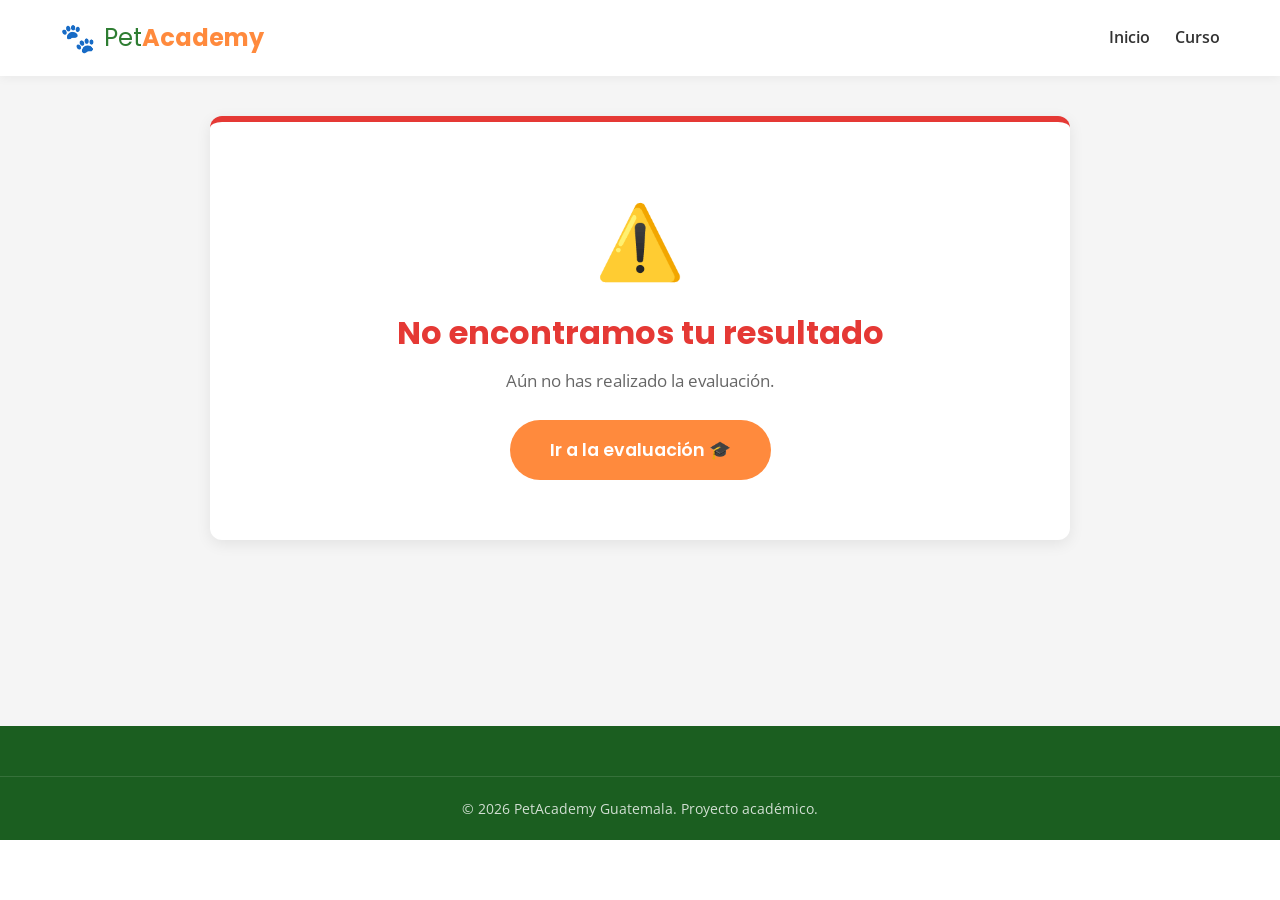
<file: html/resultado.html>
<!DOCTYPE html>
<!--
Click nbfs://nbhost/SystemFileSystem/Templates/Licenses/license-default.txt to change this license
Click nbfs://nbhost/SystemFileSystem/Templates/ClientSide/html.html to edit this template
-->

<html lang="es">
<head>
    <meta charset="UTF-8">
    <meta name="viewport" content="width=device-width, initial-scale=1.0">
    <title>Resultado | PetAcademy Guatemala 🐾</title>
    <link rel="preconnect" href="https://fonts.googleapis.com">
    <link href="https://fonts.googleapis.com/css2?family=Poppins:wght@600;700;800&family=Open+Sans:wght@400;600&family=Playfair+Display:wght@700;900&display=swap" rel="stylesheet">
    <link rel="stylesheet" href="../css/cssindex.css">
    <link rel="stylesheet" href="../css/cssresultado.css">
</head>
<body>

    <header class="header no-print">
        <div class="contenedor header__contenido">
            <a href="../index.html" class="logo">
                <span class="logo__icono">🐾</span>
                <span class="logo__texto">Pet<strong>Academy</strong></span>
            </a>
            <nav class="nav">
                <a href="../index.html">Inicio</a>
                <a href="curso.html">Curso</a>
            </nav>
        </div>
    </header>

    <main class="resultado-main">
        <div class="contenedor resultado-contenedor" id="resultadoContenedor">

            <!-- Encabezado con nota -->
            <div class="resultado-header" id="resultadoHeader">
                <!-- Se llena con JS -->
            </div>

            <!-- Detalle de respuestas -->
            <div class="detalle-card no-print" id="detalleCard">
                <h2>📋 Detalle de tu evaluación</h2>
                <div id="detalleLista"></div>
            </div>

            <!-- Acciones -->
            <div class="resultado-acciones no-print">
                <a href="curso.html" class="btn btn--outline">← Volver al curso</a>
                <button class="btn btn--secundario-imprimir" id="btnImprimir">
                    🖨️ Imprimir / Guardar PDF
                </button>
                <a href="evaluacion.html" class="btn btn--primario" id="btnReintentar">
                    🔄 Intentar de nuevo
                </a>
            </div>

            <!-- ============================================
                 DIPLOMA (visible al imprimir)
                 ============================================ -->
            <div class="diploma" id="diploma">
                <div class="diploma__marco">
                    <div class="diploma__esquinas">
                        <span>🐾</span><span>🐾</span>
                        <span>🐾</span><span>🐾</span>
                    </div>

                    <div class="diploma__logo">🐾 PetAcademy Guatemala</div>

                    <p class="diploma__pre">DIPLOMA DE APROBACIÓN</p>

                    <p class="diploma__otorgado">Se otorga el presente diploma a:</p>

                    <h1 class="diploma__nombre" id="diplomaNombre">Nombre del Estudiante</h1>

                    <p class="diploma__texto">
                        Por haber completado satisfactoriamente el curso de
                    </p>

                    <h2 class="diploma__curso" id="diplomaCurso">
                        Cuidado Básico de Mascotas y Tipos de Animales
                    </h2>

                    <p class="diploma__texto">
                        obteniendo una calificación final de
                    </p>

                    <div class="diploma__nota" id="diplomaNota">100</div>

                    <p class="diploma__texto">puntos sobre 100.</p>

                    <div class="diploma__firmas">
                        <div class="diploma__firma">
                            <div class="diploma__firma-linea"></div>
                            <p class="diploma__firma-nombre">Dra. Sofia Estrada</p>
                            <p class="diploma__firma-cargo">Directora Académica</p>
                        </div>
                        <div class="diploma__firma">
                            <div class="diploma__firma-linea"></div>
                            <p class="diploma__firma-nombre">Dr. Jorge Orellana</p>
                            <p class="diploma__firma-cargo">Coordinador de Veterinaria</p>
                        </div>
                    </div>

                    <div class="diploma__pie">
                        <p>Guatemala, <span id="diplomaFecha">25 de octubre de 2026</span></p>
                        <p class="diploma__id">ID del diploma: <strong id="diplomaID">RES-2026-001</strong></p>
                    </div>
                </div>
            </div>

        </div>
    </main>

    <footer class="footer no-print">
        <div class="footer__copy">
            <p>© 2026 PetAcademy Guatemala. Proyecto académico.</p>
        </div>
    </footer>

    <script src="../js/jsresultado.js"></script>
</body>
</html>
</file>
<file: css/cssindex.css>
/*
Click nbfs://nbhost/SystemFileSystem/Templates/Licenses/license-default.txt to change this license
Click nbfs://nbhost/SystemFileSystem/Templates/ClientSide/css.css to edit this template
*/
/* 
    Created on : Oct 25, 2026, 10:32:38 PM
    Author     : Debby Arreaga
*/

/* ============================================
   VARIABLES GLOBALES
   ============================================ */
:root {
    --verde: #2E7D32;
    --verde-oscuro: #1B5E20;
    --naranja: #FF8A3D;
    --naranja-oscuro: #E56B1F;
    --blanco: #FFFFFF;
    --gris-claro: #F5F5F5;
    --gris-medio: #E0E0E0;
    --texto: #333333;
    --texto-suave: #666666;

    --fuente-titulo: 'Poppins', sans-serif;
    --fuente-cuerpo: 'Open Sans', sans-serif;

    --radio: 12px;
    --sombra: 0 4px 15px rgba(0, 0, 0, 0.08);
    --sombra-hover: 0 8px 25px rgba(0, 0, 0, 0.15);
}

/* ============================================
   RESET BÁSICO
   ============================================ */
* {
    margin: 0;
    padding: 0;
    box-sizing: border-box;
}

html {
    scroll-behavior: smooth;
}

body {
    font-family: var(--fuente-cuerpo);
    color: var(--texto);
    line-height: 1.6;
    background: var(--blanco);
}

img {
    max-width: 100%;
    display: block;
}

a {
    text-decoration: none;
    color: inherit;
}

ul {
    list-style: none;
}

/* ============================================
   CONTENEDOR
   ============================================ */
.contenedor {
    max-width: 1200px;
    margin: 0 auto;
    padding: 0 20px;
}

/* ============================================
   BOTONES
   ============================================ */
.btn {
    display: inline-block;
    padding: 12px 28px;
    border-radius: 50px;
    font-family: var(--fuente-titulo);
    font-weight: 600;
    font-size: 0.95rem;
    cursor: pointer;
    border: none;
    transition: all 0.3s ease;
    text-align: center;
}

.btn--primario {
    background: var(--naranja);
    color: var(--blanco);
}

.btn--primario:hover {
    background: var(--naranja-oscuro);
    transform: translateY(-2px);
    box-shadow: var(--sombra-hover);
}

.btn--secundario {
    background: transparent;
    color: var(--blanco);
    border: 2px solid var(--blanco);
}

.btn--secundario:hover {
    background: var(--blanco);
    color: var(--verde);
}

.btn--bloque {
    display: block;
    width: 100%;
    margin-top: 20px;
}

.btn--grande {
    padding: 16px 40px;
    font-size: 1.1rem;
}

/* ============================================
   HEADER
   ============================================ */
.header {
    background: var(--blanco);
    box-shadow: 0 2px 10px rgba(0, 0, 0, 0.05);
    position: sticky;
    top: 0;
    z-index: 100;
}

.header__contenido {
    display: flex;
    justify-content: space-between;
    align-items: center;
    padding: 15px 20px;
}

.logo {
    display: flex;
    align-items: center;
    gap: 8px;
    font-family: var(--fuente-titulo);
    font-size: 1.5rem;
    color: var(--verde);
}

.logo__icono {
    font-size: 1.8rem;
}

.logo__texto strong {
    color: var(--naranja);
}

.nav {
    display: flex;
    align-items: center;
    gap: 25px;
}

.nav a {
    font-weight: 600;
    color: var(--texto);
    transition: color 0.2s;
}

.nav a:hover {
    color: var(--verde);
}

.nav .btn {
    color: var(--blanco);
}

/* ============================================
   HERO
   ============================================ */
.hero {
    background: linear-gradient(135deg, var(--verde) 0%, var(--verde-oscuro) 100%);
    color: var(--blanco);
    padding: 70px 0;
}

.hero__contenido {
    display: grid;
    grid-template-columns: 1fr 1fr;
    gap: 50px;
    align-items: center;
}

.hero__texto h1 {
    font-family: var(--fuente-titulo);
    font-size: 2.8rem;
    line-height: 1.2;
    margin-bottom: 20px;
}

.hero__texto p {
    font-size: 1.15rem;
    margin-bottom: 25px;
    opacity: 0.95;
}

.hero__botones {
    display: flex;
    gap: 15px;
    flex-wrap: wrap;
    margin-bottom: 30px;
}

.hero__beneficios {
    display: flex;
    gap: 20px;
    flex-wrap: wrap;
    font-size: 0.95rem;
}

.hero__imagen img {
    border-radius: 20px;
    box-shadow: var(--sombra-hover);
    width: 100%;
    height: 400px;
    object-fit: cover;
}

/* ============================================
   SECCIONES GENERALES
   ============================================ */
.seccion {
    padding: 80px 0;
}

.seccion--gris {
    background: var(--gris-claro);
}

.titulo-seccion {
    font-family: var(--fuente-titulo);
    font-size: 2.2rem;
    color: var(--verde);
    text-align: center;
    margin-bottom: 10px;
}

.subtitulo-seccion {
    text-align: center;
    color: var(--texto-suave);
    font-size: 1.1rem;
    margin-bottom: 50px;
}

/* ============================================
   TARJETAS INFO (Misión/Visión/Valores)
   ============================================ */
.tarjetas-info {
    display: grid;
    grid-template-columns: repeat(3, 1fr);
    gap: 30px;
}

.tarjeta-info {
    background: var(--blanco);
    padding: 35px 25px;
    border-radius: var(--radio);
    box-shadow: var(--sombra);
    text-align: center;
    transition: transform 0.3s;
    border-top: 4px solid var(--naranja);
}

.tarjeta-info:hover {
    transform: translateY(-5px);
    box-shadow: var(--sombra-hover);
}

.tarjeta-info__icono {
    font-size: 3rem;
    margin-bottom: 15px;
}

.tarjeta-info h3 {
    font-family: var(--fuente-titulo);
    color: var(--verde);
    margin-bottom: 12px;
    font-size: 1.3rem;
}

/* ============================================
   CURSO
   ============================================ */
.curso-grid {
    display: grid;
    grid-template-columns: 1.2fr 1fr;
    gap: 40px;
    align-items: start;
}

.curso-card {
    background: var(--blanco);
    border-radius: var(--radio);
    overflow: hidden;
    box-shadow: var(--sombra);
    position: relative;
}

.curso-card__badge {
    position: absolute;
    top: 15px;
    right: 15px;
    background: var(--naranja);
    color: var(--blanco);
    padding: 6px 14px;
    border-radius: 50px;
    font-size: 0.85rem;
    font-weight: 700;
    z-index: 2;
}

.curso-card__imagen {
    width: 100%;
    height: 250px;
    object-fit: cover;
}

.curso-card__cuerpo {
    padding: 30px;
}

.curso-card__cuerpo h3 {
    font-family: var(--fuente-titulo);
    color: var(--verde);
    font-size: 1.6rem;
    margin-bottom: 12px;
}

.curso-card__datos {
    display: grid;
    grid-template-columns: 1fr 1fr;
    gap: 10px;
    margin-top: 20px;
    font-size: 0.95rem;
}

.curso-contenido {
    background: var(--blanco);
    padding: 30px;
    border-radius: var(--radio);
    box-shadow: var(--sombra);
}

.curso-contenido h3 {
    font-family: var(--fuente-titulo);
    color: var(--verde);
    margin-bottom: 20px;
    font-size: 1.4rem;
}

.modulos-lista {
    list-style: none;
    counter-reset: modulo;
}

.modulos-lista li {
    padding: 12px 0;
    border-bottom: 1px solid var(--gris-medio);
}

.modulos-lista li:last-child {
    border-bottom: none;
}

.curso-contenido__nota {
    margin-top: 20px;
    padding: 15px;
    background: #FFF3E0;
    border-left: 4px solid var(--naranja);
    border-radius: 8px;
    font-size: 0.95rem;
}

/* ============================================
   ANIMALES
   ============================================ */
.animales-grid {
    display: grid;
    grid-template-columns: repeat(4, 1fr);
    gap: 25px;
}

.animal-card {
    background: var(--blanco);
    border-radius: var(--radio);
    overflow: hidden;
    box-shadow: var(--sombra);
    transition: transform 0.3s;
}

.animal-card:hover {
    transform: translateY(-6px);
    box-shadow: var(--sombra-hover);
}

.animal-card img {
    width: 100%;
    height: 180px;
    object-fit: cover;
}

.animal-card__texto {
    padding: 20px;
}

.animal-card__texto h3 {
    font-family: var(--fuente-titulo);
    color: var(--verde);
    margin-bottom: 8px;
    font-size: 1.2rem;
}

.animal-card__texto p {
    font-size: 0.9rem;
    color: var(--texto-suave);
    margin-bottom: 8px;
}

.animal-card__ejemplos {
    font-size: 0.85rem !important;
    color: var(--texto) !important;
    padding-top: 8px;
    border-top: 1px dashed var(--gris-medio);
}

/* ============================================
   CTA FINAL
   ============================================ */
.cta {
    background: linear-gradient(135deg, var(--naranja) 0%, var(--naranja-oscuro) 100%);
    color: var(--blanco);
    padding: 70px 0;
    text-align: center;
}

.cta h2 {
    font-family: var(--fuente-titulo);
    font-size: 2.2rem;
    margin-bottom: 15px;
}

.cta p {
    font-size: 1.15rem;
    margin-bottom: 30px;
}

.cta .btn--primario {
    background: var(--blanco);
    color: var(--naranja-oscuro);
}

.cta .btn--primario:hover {
    background: var(--verde);
    color: var(--blanco);
}

/* ============================================
   FOOTER
   ============================================ */
.footer {
    background: var(--verde-oscuro);
    color: var(--blanco);
    padding: 50px 0 20px;
}

.footer__contenido {
    display: grid;
    grid-template-columns: 2fr 1fr 1fr;
    gap: 40px;
    padding-bottom: 30px;
}

.footer__col h4 {
    font-family: var(--fuente-titulo);
    margin-bottom: 15px;
    font-size: 1.1rem;
}

.footer__col ul li {
    margin-bottom: 8px;
}

.footer__col a {
    opacity: 0.85;
    transition: opacity 0.2s;
}

.footer__col a:hover {
    opacity: 1;
    color: var(--naranja);
}

.footer__col p {
    margin-bottom: 8px;
    opacity: 0.9;
    font-size: 0.95rem;
}

.footer__copy {
    text-align: center;
    padding-top: 20px;
    border-top: 1px solid rgba(255, 255, 255, 0.15);
    font-size: 0.9rem;
    opacity: 0.8;
}

/* ============================================
   RESPONSIVE (Móvil)
   ============================================ */
@media (max-width: 900px) {
    .hero__contenido,
    .curso-grid,
    .footer__contenido {
        grid-template-columns: 1fr;
    }

    .hero__texto h1 {
        font-size: 2.2rem;
    }

    .tarjetas-info,
    .animales-grid {
        grid-template-columns: 1fr 1fr;
    }

    .nav {
        gap: 15px;
    }

    .nav a:not(.btn) {
        display: none; 
    }
}

@media (max-width: 600px) {
    .tarjetas-info,
    .animales-grid {
        grid-template-columns: 1fr;
    }

    .hero__texto h1 {
        font-size: 1.8rem;
    }

    .titulo-seccion {
        font-size: 1.7rem;
    }

    .hero {
        padding: 40px 0;
    }

    .seccion {
        padding: 50px 0;
    }
}
</file>
<file: css/cssadmin.css>
/*
Click nbfs://nbhost/SystemFileSystem/Templates/Licenses/license-default.txt to change this license
Click nbfs://nbhost/SystemFileSystem/Templates/ClientSide/css.css to edit this template
*/
/* 
    Created on : Oct 27, 2026, 10:37:58 PM
    Author     : Debby Arreaga
*/

/* ============================================
   Panel de administración
   ============================================ */

.admin-main {
    background: var(--gris-claro);
    padding: 40px 0;
    min-height: calc(100vh - 250px);
}

.admin-badge {
    background: var(--verde);
    color: var(--blanco);
    padding: 6px 14px;
    border-radius: 50px;
    font-size: 0.85rem;
    font-weight: 600;
}

.btn--chico {
    padding: 8px 18px;
    font-size: 0.85rem;
}

/* ============================================
   LOGIN
   ============================================ */
.login-contenedor {
    display: flex;
    justify-content: center;
    padding: 40px 20px;
}

.login-card {
    background: var(--blanco);
    padding: 50px 40px;
    border-radius: var(--radio);
    box-shadow: var(--sombra-hover);
    max-width: 420px;
    width: 100%;
    text-align: center;
}

.login-card__icono {
    font-size: 3.5rem;
    margin-bottom: 15px;
}

.login-card h1 {
    font-family: var(--fuente-titulo);
    color: var(--verde);
    font-size: 1.7rem;
    margin-bottom: 8px;
}

.login-card__sub {
    color: var(--texto-suave);
    margin-bottom: 30px;
    font-size: 0.95rem;
}

.login-card .campo {
    text-align: left;
    margin-bottom: 18px;
}

.login-card label {
    display: block;
    font-weight: 600;
    font-size: 0.92rem;
    margin-bottom: 6px;
    color: var(--texto);
}

.login-card input {
    width: 100%;
    padding: 12px 15px;
    border: 1.5px solid var(--gris-medio);
    border-radius: 8px;
    font-family: inherit;
    font-size: 0.95rem;
    transition: border-color 0.2s;
}

.login-card input:focus {
    outline: none;
    border-color: var(--verde);
    box-shadow: 0 0 0 3px rgba(46, 125, 50, 0.15);
}

.login-card .error {
    display: block;
    color: #E53935;
    font-size: 0.85rem;
    font-weight: 600;
    min-height: 18px;
    margin-bottom: 10px;
}

.login-card__hint {
    margin-top: 20px;
    padding: 12px;
    background: #FFF3E0;
    border-radius: 8px;
    font-size: 0.85rem;
    color: var(--texto-suave);
}

.login-card__hint strong {
    color: var(--naranja-oscuro);
}

/* ============================================
   PANEL
   ============================================ */
.panel-header {
    margin-bottom: 30px;
}

.panel-header h1 {
    font-family: var(--fuente-titulo);
    color: var(--verde);
    font-size: 2rem;
    margin-bottom: 5px;
}

.panel-header p {
    color: var(--texto-suave);
}

/* Stats */
.stats-grid {
    display: grid;
    grid-template-columns: repeat(4, 1fr);
    gap: 20px;
    margin-bottom: 30px;
}

.stat-card {
    background: var(--blanco);
    padding: 25px 20px;
    border-radius: var(--radio);
    box-shadow: var(--sombra);
    text-align: center;
    border-top: 4px solid var(--naranja);
}

.stat-card__icono {
    font-size: 2rem;
    margin-bottom: 8px;
}

.stat-card__valor {
    font-family: var(--fuente-titulo);
    font-size: 2.2rem;
    font-weight: 800;
    color: var(--verde);
    line-height: 1;
    margin-bottom: 6px;
}

.stat-card__label {
    font-size: 0.85rem;
    color: var(--texto-suave);
    font-weight: 600;
}

/* Tabs */
.tabs {
    display: flex;
    gap: 8px;
    background: var(--blanco);
    padding: 8px;
    border-radius: var(--radio);
    box-shadow: var(--sombra);
    margin-bottom: 20px;
}

.tab {
    flex: 1;
    padding: 12px 20px;
    background: transparent;
    border: none;
    border-radius: 8px;
    font-family: inherit;
    font-size: 0.95rem;
    font-weight: 600;
    color: var(--texto-suave);
    cursor: pointer;
    transition: all 0.2s;
}

.tab:hover {
    background: var(--gris-claro);
}

.tab.activo {
    background: var(--verde);
    color: var(--blanco);
}

/* Contenido de tab */
.tab-contenido {
    display: none;
    background: var(--blanco);
    padding: 30px;
    border-radius: var(--radio);
    box-shadow: var(--sombra);
}

.tab-contenido.activo {
    display: block;
    animation: fadeIn 0.3s ease;
}

@keyframes fadeIn {
    from { opacity: 0; }
    to   { opacity: 1; }
}

.tabla-header {
    display: flex;
    justify-content: space-between;
    align-items: center;
    gap: 15px;
    flex-wrap: wrap;
    margin-bottom: 20px;
    padding-bottom: 15px;
    border-bottom: 2px solid var(--gris-medio);
}

.tabla-header h2 {
    font-family: var(--fuente-titulo);
    color: var(--verde);
    font-size: 1.3rem;
}

.filtros {
    display: flex;
    gap: 10px;
    flex-wrap: wrap;
}

.buscador,
#filtroEstado {
    padding: 9px 14px;
    border: 1.5px solid var(--gris-medio);
    border-radius: 8px;
    font-family: inherit;
    font-size: 0.9rem;
    min-width: 220px;
}

.buscador:focus,
#filtroEstado:focus {
    outline: none;
    border-color: var(--verde);
}

#filtroEstado {
    min-width: 140px;
    cursor: pointer;
}

/* Tabla */
.tabla-wrapper {
    overflow-x: auto;
    border-radius: 10px;
}

.tabla-admin {
    width: 100%;
    border-collapse: collapse;
    font-size: 0.9rem;
    min-width: 700px;
}

.tabla-admin thead {
    background: var(--verde);
    color: var(--blanco);
}

.tabla-admin th {
    padding: 12px 15px;
    text-align: left;
    font-weight: 600;
    font-size: 0.85rem;
    text-transform: uppercase;
    letter-spacing: 0.5px;
}

.tabla-admin td {
    padding: 12px 15px;
    border-bottom: 1px solid var(--gris-medio);
    color: var(--texto);
}

.tabla-admin tbody tr:hover {
    background: #F1F8E9;
}

.tabla-admin tbody tr:last-child td {
    border-bottom: none;
}

/* Badges de estado */
.badge {
    display: inline-block;
    padding: 4px 12px;
    border-radius: 50px;
    font-size: 0.78rem;
    font-weight: 700;
    text-transform: uppercase;
}

.badge--aprobado {
    background: #E8F5E9;
    color: var(--verde);
}

.badge--reprobado {
    background: #FFEBEE;
    color: #E53935;
}

.badge--nota {
    background: var(--naranja);
    color: var(--blanco);
    font-size: 0.9rem;
    padding: 5px 14px;
}

/* Botón ver detalle */
.btn-ver {
    padding: 6px 14px;
    background: var(--verde);
    color: var(--blanco);
    border: none;
    border-radius: 50px;
    font-size: 0.8rem;
    font-weight: 600;
    cursor: pointer;
    transition: background 0.2s;
}

.btn-ver:hover {
    background: var(--verde-oscuro);
}

/* Tabla vacía */
.tabla-vacia {
    text-align: center;
    padding: 40px 20px;
    color: var(--texto-suave);
    font-style: italic;
}

/* ============================================
   MODAL DETALLE
   ============================================ */
.modal {
    position: fixed;
    inset: 0;
    background: rgba(0, 0, 0, 0.6);
    display: none;
    justify-content: center;
    align-items: center;
    z-index: 1000;
    padding: 20px;
}

.modal.activo {
    display: flex;
}

.modal__caja--grande {
    background: var(--blanco);
    padding: 35px;
    border-radius: var(--radio);
    max-width: 700px;
    width: 100%;
    max-height: 90vh;
    overflow-y: auto;
    position: relative;
}

.modal__cerrar {
    position: absolute;
    top: 15px;
    right: 15px;
    background: var(--gris-claro);
    border: none;
    width: 35px;
    height: 35px;
    border-radius: 50%;
    font-size: 1.1rem;
    font-weight: 700;
    cursor: pointer;
    color: var(--texto);
    transition: background 0.2s;
}

.modal__cerrar:hover {
    background: var(--gris-medio);
}

/* Detalle dentro del modal */
.detalle-modal h2 {
    font-family: var(--fuente-titulo);
    color: var(--verde);
    font-size: 1.5rem;
    margin-bottom: 5px;
}

.detalle-modal__sub {
    color: var(--texto-suave);
    margin-bottom: 20px;
    font-size: 0.95rem;
}

.detalle-modal__info {
    display: grid;
    grid-template-columns: repeat(2, 1fr);
    gap: 12px;
    margin-bottom: 25px;
    padding: 18px;
    background: var(--gris-claro);
    border-radius: 10px;
}

.detalle-modal__info div {
    font-size: 0.9rem;
}

.detalle-modal__info strong {
    color: var(--verde);
    display: block;
    font-size: 0.78rem;
    text-transform: uppercase;
    margin-bottom: 3px;
}

.detalle-modal__preguntas {
    list-style: none;
}

.detalle-modal__preguntas li {
    padding: 12px 0;
    border-bottom: 1px solid var(--gris-medio);
    display: flex;
    gap: 10px;
    align-items: flex-start;
}

.detalle-modal__preguntas li:last-child {
    border-bottom: none;
}

.detalle-modal__preguntas .icono {
    font-size: 1.2rem;
    flex-shrink: 0;
}

.detalle-modal__preguntas .texto {
    flex: 1;
    font-size: 0.9rem;
}

.detalle-modal__preguntas .texto small {
    display: block;
    color: var(--texto-suave);
    font-size: 0.82rem;
    margin-top: 3px;
}

/* Responsive */
@media (max-width: 900px) {
    .stats-grid {
        grid-template-columns: 1fr 1fr;
    }

    .tabla-header {
        flex-direction: column;
        align-items: stretch;
    }

    .buscador,
    #filtroEstado {
        width: 100%;
        min-width: 0;
    }
}

@media (max-width: 600px) {
    .stats-grid {
        grid-template-columns: 1fr;
    }

    .tabs {
        flex-direction: column;
    }

    .tab-contenido {
        padding: 20px 15px;
    }

    .login-card {
        padding: 35px 25px;
    }

    .detalle-modal__info {
        grid-template-columns: 1fr;
    }

    .modal__caja--grande {
        padding: 25px 20px;
    }
}

/* ============================================
   Botón de exportar CSV
   ============================================ */
#btnExportarCSV {
    background: var(--naranja);
    color: var(--blanco);
    white-space: nowrap;
    border: none;
}

#btnExportarCSV:hover {
    background: var(--naranja-oscuro);
    transform: translateY(-2px);
    box-shadow: var(--sombra-hover);
}
</file>
<file: css/cssconfirmacion.css>
/*
Click nbfs://nbhost/SystemFileSystem/Templates/Licenses/license-default.txt to change this license
Click nbfs://nbhost/SystemFileSystem/Templates/ClientSide/css.css to edit this template
*/
/* 
    Created on : Oct 27, 2026, 10:16:46 PM
    Author     : Debby Arreaga
*/

/* Estilos de la página de confirmación de registro */

.confirmacion-main {
    background: var(--gris-claro);
    padding: 60px 0;
    min-height: calc(100vh - 250px);
}

.confirmacion-card {
    background: var(--blanco);
    max-width: 800px;
    margin: 0 auto;
    padding: 50px 40px;
    border-radius: var(--radio);
    box-shadow: var(--sombra);
    text-align: center;
}

.confirmacion-card__icono {
    font-size: 4rem;
    margin-bottom: 15px;
}

.confirmacion-card h1 {
    font-family: var(--fuente-titulo);
    color: var(--verde);
    font-size: 2rem;
    margin-bottom: 8px;
}

.confirmacion-card__sub {
    color: var(--texto-suave);
    margin-bottom: 30px;
    font-size: 1.05rem;
}

/* Grid de datos */
.datos-grid {
    display: grid;
    grid-template-columns: 1fr 1fr;
    gap: 15px;
    text-align: left;
    margin-bottom: 35px;
}

.dato {
    background: var(--gris-claro);
    padding: 14px 18px;
    border-radius: 10px;
    border-left: 4px solid var(--naranja);
}

.dato__label {
    display: block;
    font-size: 0.78rem;
    text-transform: uppercase;
    letter-spacing: 0.5px;
    color: var(--texto-suave);
    font-weight: 600;
    margin-bottom: 4px;
}

.dato__valor {
    display: block;
    font-size: 1rem;
    color: var(--texto);
    font-weight: 600;
    word-break: break-word;
}

/* Acciones */
.confirmacion-acciones {
    display: flex;
    gap: 15px;
    justify-content: center;
    flex-wrap: wrap;
}

/* Botón outline (para "Editar datos") */
.btn--outline {
    background: transparent;
    color: var(--verde);
    border: 2px solid var(--verde);
    padding: 12px 28px;
    border-radius: 50px;
    font-family: var(--fuente-titulo);
    font-weight: 600;
    cursor: pointer;
    transition: all 0.3s;
    display: inline-block;
}

.btn--outline:hover {
    background: var(--verde);
    color: var(--blanco);
}

/* Estado de error (si no hay registro) */
.confirmacion-card--error h1 {
    color: #E53935;
}

/* Responsive */
@media (max-width: 700px) {
    .datos-grid { grid-template-columns: 1fr; }
    .confirmacion-card { padding: 35px 22px; }
    .confirmacion-card h1 { font-size: 1.6rem; }
}
</file>
<file: css/csscurso.css>
/*
Click nbfs://nbhost/SystemFileSystem/Templates/Licenses/license-default.txt to change this license
Click nbfs://nbhost/SystemFileSystem/Templates/ClientSide/css.css to edit this template
*/
/* 
    Created on : Oct 27, 2026, 10:23:34 PM
    Author     : Debby Arreaga
*/

/* ============================================
   Página del curso - layout con sidebar
   ============================================ */

.curso-main {
    background: var(--gris-claro);
    padding: 30px 0;
    min-height: calc(100vh - 250px);
}

.curso-layout {
    display: grid;
    grid-template-columns: 300px 1fr;
    gap: 30px;
    align-items: start;
}

/* --- Header del curso --- */
.curso-header-derecha {
    display: flex;
    align-items: center;
    gap: 15px;
}

.bienvenida {
    font-size: 0.95rem;
    color: var(--texto);
}

.bienvenida strong {
    color: var(--verde);
}

.btn--chico {
    padding: 8px 18px;
    font-size: 0.85rem;
}

/* ============================================
   SIDEBAR
   ============================================ */
.curso-sidebar {
    background: var(--blanco);
    padding: 25px 20px;
    border-radius: var(--radio);
    box-shadow: var(--sombra);
    position: sticky;
    top: 90px;
}

.curso-sidebar__titulo {
    font-family: var(--fuente-titulo);
    font-size: 1.15rem;
    color: var(--verde);
    margin-bottom: 15px;
    padding-bottom: 10px;
    border-bottom: 2px solid var(--gris-medio);
}

/* Progreso */
.progreso {
    margin-bottom: 20px;
}

.progreso__barra {
    height: 8px;
    background: var(--gris-medio);
    border-radius: 50px;
    overflow: hidden;
    margin-bottom: 6px;
}

.progreso__relleno {
    height: 100%;
    width: 0%;
    background: linear-gradient(90deg, var(--verde), var(--naranja));
    border-radius: 50px;
    transition: width 0.5s ease;
}

.progreso__texto {
    font-size: 0.82rem;
    color: var(--texto-suave);
    font-weight: 600;
}

/* Lista de módulos */
.modulos-nav {
    list-style: none;
    margin-bottom: 20px;
}

.modulos-nav li {
    margin-bottom: 5px;
}

.modulo-btn {
    width: 100%;
    display: flex;
    align-items: center;
    gap: 10px;
    padding: 10px 12px;
    background: transparent;
    border: none;
    border-radius: 8px;
    text-align: left;
    font-family: inherit;
    font-size: 0.9rem;
    font-weight: 600;
    color: var(--texto);
    cursor: pointer;
    transition: all 0.2s;
}

.modulo-btn:hover {
    background: var(--gris-claro);
}

.modulo-btn__num {
    display: inline-flex;
    justify-content: center;
    align-items: center;
    width: 26px;
    height: 26px;
    border-radius: 50%;
    background: var(--gris-medio);
    color: var(--texto-suave);
    font-size: 0.8rem;
    font-weight: 700;
    flex-shrink: 0;
    transition: all 0.2s;
}

.modulo-btn.activo {
    background: var(--verde);
    color: var(--blanco);
}

.modulo-btn.activo .modulo-btn__num {
    background: var(--blanco);
    color: var(--verde);
}

.modulo-btn.completado .modulo-btn__num {
    background: var(--naranja);
    color: var(--blanco);
}

.modulo-btn.completado .modulo-btn__num::after {
    content: '✓';
    font-size: 0.75rem;
}

.modulo-btn.completado .modulo-btn__num {
    font-size: 0;  /* oculta el número */
}

.modulo-btn.completado .modulo-btn__num::after {
    font-size: 0.85rem;
    font-weight: 700;
}

/* ============================================
   CONTENIDO DEL MÓDULO
   ============================================ */
.curso-contenido {
    background: var(--blanco);
    padding: 40px;
    border-radius: var(--radio);
    box-shadow: var(--sombra);
}

.modulo-contenido {
    display: none;
}

.modulo-contenido.activo {
    display: block;
    animation: fadeIn 0.4s ease;
}

@keyframes fadeIn {
    from { opacity: 0; transform: translateY(10px); }
    to   { opacity: 1; transform: translateY(0); }
}

.modulo-chip {
    display: inline-block;
    padding: 5px 14px;
    background: var(--naranja);
    color: var(--blanco);
    border-radius: 50px;
    font-size: 0.8rem;
    font-weight: 700;
    text-transform: uppercase;
    letter-spacing: 0.5px;
    margin-bottom: 12px;
}

.modulo-contenido h1 {
    font-family: var(--fuente-titulo);
    font-size: 2rem;
    color: var(--verde);
    margin-bottom: 10px;
    line-height: 1.25;
}

.modulo-intro {
    font-size: 1.05rem;
    color: var(--texto-suave);
    margin-bottom: 25px;
    padding-bottom: 20px;
    border-bottom: 2px dashed var(--gris-medio);
}

.modulo-imagen {
    width: 100%;
    max-height: 350px;
    object-fit: cover;
    border-radius: var(--radio);
    margin: 20px 0 30px;
    box-shadow: var(--sombra);
}

.modulo-contenido h3 {
    font-family: var(--fuente-titulo);
    color: var(--verde-oscuro);
    font-size: 1.35rem;
    margin-top: 30px;
    margin-bottom: 15px;
}

.modulo-contenido p {
    color: var(--texto);
    margin-bottom: 15px;
    line-height: 1.7;
}

/* Info boxes */
.info-grid {
    display: grid;
    grid-template-columns: repeat(auto-fit, minmax(220px, 1fr));
    gap: 15px;
    margin-bottom: 20px;
}

.info-box {
    background: var(--gris-claro);
    padding: 18px;
    border-radius: 10px;
    border-left: 4px solid var(--verde);
}

.info-box h4 {
    font-family: var(--fuente-titulo);
    color: var(--verde);
    margin-bottom: 8px;
    font-size: 1.05rem;
}

.info-box p, .info-box ul {
    font-size: 0.9rem;
    color: var(--texto);
}

.info-box ul {
    padding-left: 20px;
    list-style: disc;
}

.info-box ul li {
    padding: 3px 0;
}

.info-box--alerta {
    background: #FFF3E0;
    border-left-color: var(--naranja);
}

.info-box--alerta h4 { color: var(--naranja-oscuro); }

/* Listas con iconos */
.lista-iconos {
    list-style: none;
    margin-bottom: 20px;
}

.lista-iconos li {
    padding: 10px 0;
    border-bottom: 1px dashed var(--gris-medio);
    font-size: 0.95rem;
}

.lista-iconos li:last-child {
    border-bottom: none;
}

/* Lista de enlaces */
.lista-enlaces {
    list-style: none;
    margin-bottom: 20px;
}

.lista-enlaces li {
    padding: 10px 0;
}

.lista-enlaces a {
    color: var(--verde);
    font-weight: 600;
    text-decoration: underline;
    transition: color 0.2s;
}

.lista-enlaces a:hover {
    color: var(--naranja);
}

/* Tabla */
.tabla-curso {
    width: 100%;
    border-collapse: collapse;
    margin: 15px 0 25px;
    font-size: 0.92rem;
    box-shadow: var(--sombra);
    border-radius: 10px;
    overflow: hidden;
}

.tabla-curso thead {
    background: var(--verde);
    color: var(--blanco);
}

.tabla-curso th,
.tabla-curso td {
    padding: 12px 15px;
    text-align: left;
    border-bottom: 1px solid var(--gris-medio);
}

.tabla-curso tbody tr:nth-child(even) {
    background: var(--gris-claro);
}

.tabla-curso tbody tr:hover {
    background: #E8F5E9;
}

/* Video */
.video-wrapper {
    position: relative;
    padding-bottom: 56.25%; /* 16:9 */
    height: 0;
    overflow: hidden;
    border-radius: var(--radio);
    box-shadow: var(--sombra);
    margin: 15px 0 25px;
}

.video-wrapper iframe {
    position: absolute;
    top: 0;
    left: 0;
    width: 100%;
    height: 100%;
    border: none;
}

/* Galería */
.galeria {
    display: grid;
    grid-template-columns: repeat(3, 1fr);
    gap: 12px;
    margin: 15px 0 25px;
}

.galeria img {
    width: 100%;
    height: 160px;
    object-fit: cover;
    border-radius: 10px;
    transition: transform 0.3s;
}

.galeria img:hover {
    transform: scale(1.05);
}

/* Aviso importante */
.aviso-importante {
    background: #FFF3E0;
    border-left: 4px solid var(--naranja);
    padding: 15px 20px;
    border-radius: 8px;
    margin: 20px 0;
    font-size: 0.95rem;
}

/* Botones de navegación del módulo */
.modulo-nav-botones {
    display: flex;
    justify-content: space-between;
    gap: 15px;
    flex-wrap: wrap;
    margin-top: 35px;
    padding-top: 25px;
    border-top: 2px solid var(--gris-medio);
}

.modulo-nav-botones--centrados {
    justify-content: center;
}

/* ============================================
   RESPONSIVE
   ============================================ */
@media (max-width: 900px) {
    .curso-layout {
        grid-template-columns: 1fr;
    }

    .curso-sidebar {
        position: static;
    }

    .curso-contenido {
        padding: 25px 20px;
    }

    .modulo-contenido h1 {
        font-size: 1.6rem;
    }

    .galeria {
        grid-template-columns: 1fr 1fr;
    }

    .bienvenida {
        display: none;
    }
}

@media (max-width: 500px) {
    .galeria {
        grid-template-columns: 1fr;
    }

    .tabla-curso {
        font-size: 0.85rem;
    }

    .tabla-curso th,
    .tabla-curso td {
        padding: 8px 10px;
    }
}
</file>
<file: css/cssevaluacion.css>
/*
Click nbfs://nbhost/SystemFileSystem/Templates/Licenses/license-default.txt to change this license
Click nbfs://nbhost/SystemFileSystem/Templates/ClientSide/css.css to edit this template
*/
/* 
    Created on : Oct 27, 2026, 10:29:46 PM
    Author     : Debby Arreaga
*/

/* ============================================
   Página de evaluación final
   ============================================ */

.evaluacion-main {
    background: var(--gris-claro);
    padding: 40px 0;
    min-height: calc(100vh - 250px);
}

.evaluacion-contenedor {
    max-width: 900px;
}

/* Header */
.evaluacion-header {
    background: var(--blanco);
    padding: 35px;
    border-radius: var(--radio);
    box-shadow: var(--sombra);
    text-align: center;
    margin-bottom: 25px;
}

.evaluacion-chip {
    display: inline-block;
    padding: 5px 16px;
    background: var(--naranja);
    color: var(--blanco);
    border-radius: 50px;
    font-size: 0.8rem;
    font-weight: 700;
    text-transform: uppercase;
    letter-spacing: 0.5px;
    margin-bottom: 15px;
}

.evaluacion-header h1 {
    font-family: var(--fuente-titulo);
    color: var(--verde);
    font-size: 2rem;
    margin-bottom: 12px;
}

.evaluacion-header p {
    color: var(--texto-suave);
    margin-bottom: 25px;
    font-size: 1rem;
}

/* Progreso */
.evaluacion-progreso {
    max-width: 500px;
    margin: 0 auto;
}

.evaluacion-progreso__barra {
    height: 10px;
    background: var(--gris-medio);
    border-radius: 50px;
    overflow: hidden;
    margin-bottom: 8px;
}

.evaluacion-progreso__relleno {
    height: 100%;
    width: 0%;
    background: linear-gradient(90deg, var(--naranja), var(--verde));
    border-radius: 50px;
    transition: width 0.4s ease;
}

.evaluacion-progreso__texto {
    font-size: 0.9rem;
    font-weight: 600;
    color: var(--texto-suave);
}

/* ============================================
   PREGUNTAS
   ============================================ */
.pregunta {
    background: var(--blanco);
    padding: 30px;
    border-radius: var(--radio);
    box-shadow: var(--sombra);
    margin-bottom: 20px;
    border-left: 5px solid transparent;
    transition: border-color 0.3s;
}

.pregunta.respondida {
    border-left-color: var(--verde);
}

.pregunta.con-error {
    border-left-color: #E53935;
}

.pregunta__header {
    display: flex;
    align-items: flex-start;
    gap: 15px;
    margin-bottom: 20px;
}

.pregunta__num {
    display: inline-flex;
    justify-content: center;
    align-items: center;
    min-width: 40px;
    height: 40px;
    background: var(--verde);
    color: var(--blanco);
    border-radius: 50%;
    font-family: var(--fuente-titulo);
    font-size: 1.1rem;
    font-weight: 700;
    flex-shrink: 0;
}

.pregunta__header h2 {
    font-family: var(--fuente-titulo);
    font-size: 1.15rem;
    color: var(--texto);
    line-height: 1.4;
    padding-top: 8px;
}

.pregunta__header small {
    display: block;
    font-family: var(--fuente-cuerpo);
    font-size: 0.85rem;
    font-weight: 400;
    color: var(--texto-suave);
    margin-top: 4px;
}

/* Opciones */
.opciones {
    display: flex;
    flex-direction: column;
    gap: 10px;
    padding-left: 55px;
}

.opcion {
    display: flex;
    align-items: center;
    gap: 12px;
    padding: 12px 18px;
    background: var(--gris-claro);
    border: 2px solid transparent;
    border-radius: 10px;
    cursor: pointer;
    transition: all 0.2s;
    font-size: 0.95rem;
}

.opcion:hover {
    background: #E8F5E9;
    border-color: rgba(46, 125, 50, 0.3);
}

.opcion input {
    accent-color: var(--verde);
    width: 20px;
    height: 20px;
    cursor: pointer;
    flex-shrink: 0;
}

.opcion input:checked + span {
    color: var(--verde);
    font-weight: 600;
}

/* Select */
.opciones select {
    padding: 12px 16px;
    border: 2px solid var(--gris-medio);
    border-radius: 10px;
    font-family: inherit;
    font-size: 0.95rem;
    color: var(--texto);
    background: var(--gris-claro);
    cursor: pointer;
    transition: border-color 0.2s;
}

.opciones select:focus {
    outline: none;
    border-color: var(--verde);
    background: var(--blanco);
}

/* Errores */
.pregunta .error {
    display: block;
    padding-left: 55px;
    margin-top: 8px;
    color: #E53935;
    font-size: 0.85rem;
    font-weight: 600;
    min-height: 16px;
}

/* Acciones finales */
.evaluacion-acciones {
    display: flex;
    justify-content: space-between;
    gap: 15px;
    flex-wrap: wrap;
    margin-top: 30px;
    padding: 25px;
    background: var(--blanco);
    border-radius: var(--radio);
    box-shadow: var(--sombra);
}

.btn--outline {
    background: transparent;
    color: var(--verde);
    border: 2px solid var(--verde);
    padding: 12px 28px;
    border-radius: 50px;
    font-family: var(--fuente-titulo);
    font-weight: 600;
    cursor: pointer;
    transition: all 0.3s;
    display: inline-block;
}

.btn--outline:hover {
    background: var(--verde);
    color: var(--blanco);
}

/* ============================================
   MODAL DE RESULTADO
   ============================================ */
.modal {
    position: fixed;
    inset: 0;
    background: rgba(0, 0, 0, 0.6);
    display: none;
    justify-content: center;
    align-items: center;
    z-index: 1000;
    padding: 20px;
}

.modal.activo {
    display: flex;
    animation: fadeIn 0.3s ease;
}

@keyframes fadeIn {
    from { opacity: 0; }
    to   { opacity: 1; }
}

.modal__caja {
    background: var(--blanco);
    padding: 45px 35px;
    border-radius: 20px;
    max-width: 500px;
    width: 100%;
    text-align: center;
    animation: zoomIn 0.4s ease;
}

@keyframes zoomIn {
    from { transform: scale(0.8); opacity: 0; }
    to   { transform: scale(1); opacity: 1; }
}

.modal__icono {
    font-size: 4rem;
    margin-bottom: 10px;
}

.modal__titulo {
    font-family: var(--fuente-titulo);
    font-size: 1.8rem;
    color: var(--verde);
    margin-bottom: 8px;
}

.modal__subtitulo {
    color: var(--texto-suave);
    margin-bottom: 15px;
}

.modal__nota {
    font-family: var(--fuente-titulo);
    font-size: 5rem;
    font-weight: 700;
    color: var(--naranja);
    line-height: 1;
    margin-bottom: 10px;
}

.modal__detalle {
    color: var(--texto-suave);
    margin-bottom: 25px;
}

.modal__botones {
    display: flex;
    justify-content: center;
}

/* Responsive */
@media (max-width: 700px) {
    .evaluacion-header {
        padding: 25px 20px;
    }

    .evaluacion-header h1 {
        font-size: 1.5rem;
    }

    .pregunta {
        padding: 22px 18px;
    }

    .pregunta__header h2 {
        font-size: 1rem;
    }

    .opciones,
    .pregunta .error {
        padding-left: 0;
    }

    .evaluacion-acciones {
        flex-direction: column;
    }

    .evaluacion-acciones .btn {
        width: 100%;
    }

    .modal__nota {
        font-size: 3.5rem;
    }
}
</file>
<file: css/cssregistro.css>
/*
Click nbfs://nbhost/SystemFileSystem/Templates/Licenses/license-default.txt to change this license
Click nbfs://nbhost/SystemFileSystem/Templates/ClientSide/css.css to edit this template
*/
/* 
    Created on : Oct 27, 2026, 10:13:05 PM
    Author     : Debby Arreaga
*/

/* Estilos específicos del formulario de registro */

.registro-main {
    background: var(--gris-claro);
    padding: 50px 0;
    min-height: calc(100vh - 250px);
}

.registro-contenedor {
    display: grid;
    grid-template-columns: 1fr 1.4fr;
    gap: 40px;
    align-items: start;
}

/* --- Panel informativo --- */
.registro-info h1 {
    font-family: var(--fuente-titulo);
    font-size: 2.2rem;
    color: var(--verde);
    margin-bottom: 15px;
    line-height: 1.2;
}

.registro-info p {
    color: var(--texto-suave);
    margin-bottom: 25px;
}

.registro-info__lista {
    list-style: none;
    margin-bottom: 25px;
}

.registro-info__lista li {
    padding: 10px 0;
    font-size: 1rem;
    border-bottom: 1px solid var(--gris-medio);
}

.registro-info__lista li:last-child { border-bottom: none; }

.registro-info__aviso {
    background: #FFF3E0;
    border-left: 4px solid var(--naranja);
    padding: 15px;
    border-radius: 8px;
    font-size: 0.92rem;
    color: var(--texto);
}

/* --- Tarjeta del formulario --- */
.registro-form-card {
    background: var(--blanco);
    padding: 35px;
    border-radius: var(--radio);
    box-shadow: var(--sombra);
}

.registro-form-card h2 {
    font-family: var(--fuente-titulo);
    color: var(--verde);
    font-size: 1.6rem;
    margin-bottom: 5px;
}

.registro-form-card__sub {
    color: var(--texto-suave);
    font-size: 0.9rem;
    margin-bottom: 25px;
}

/* --- Grid del formulario --- */
.form-grid {
    display: grid;
    grid-template-columns: 1fr 1fr;
    gap: 18px;
}

.campo {
    display: flex;
    flex-direction: column;
}

.campo--full { grid-column: 1 / -1; }

.campo label {
    font-weight: 600;
    font-size: 0.92rem;
    margin-bottom: 6px;
    color: var(--texto);
}

.campo input[type="text"],
.campo input[type="email"],
.campo input[type="tel"],
.campo input[type="number"],
.campo select {
    padding: 11px 14px;
    border: 1.5px solid var(--gris-medio);
    border-radius: 8px;
    font-family: inherit;
    font-size: 0.95rem;
    color: var(--texto);
    transition: border-color 0.2s, box-shadow 0.2s;
    background: var(--blanco);
}

.campo input:focus,
.campo select:focus {
    outline: none;
    border-color: var(--verde);
    box-shadow: 0 0 0 3px rgba(46, 125, 50, 0.15);
}

.campo input.error-input,
.campo select.error-input {
    border-color: #E53935;
    background: #FFEBEE;
}

/* --- Radios y checkbox --- */
.radio-group {
    display: flex;
    gap: 18px;
    flex-wrap: wrap;
    padding-top: 8px;
}

.radio-opcion,
.checkbox-opcion {
    display: flex;
    align-items: center;
    gap: 8px;
    font-size: 0.95rem;
    cursor: pointer;
    font-weight: 400;
}

.radio-opcion input,
.checkbox-opcion input {
    accent-color: var(--verde);
    width: 18px;
    height: 18px;
    cursor: pointer;
}

.checkbox-opcion a {
    color: var(--verde);
    text-decoration: underline;
}

/* --- Mensajes de error --- */
.error {
    color: #E53935;
    font-size: 0.82rem;
    margin-top: 5px;
    min-height: 16px;
    font-weight: 600;
}

/* --- Responsive --- */
@media (max-width: 900px) {
    .registro-contenedor { grid-template-columns: 1fr; }
    .form-grid { grid-template-columns: 1fr; }
    .registro-form-card { padding: 25px 20px; }
    .registro-info h1 { font-size: 1.8rem; }
}
</file>
<file: css/cssresultado.css>
/*
Click nbfs://nbhost/SystemFileSystem/Templates/Licenses/license-default.txt to change this license
Click nbfs://nbhost/SystemFileSystem/Templates/ClientSide/css.css to edit this template
*/
/* 
    Created on : Oct 27, 2026, 10:34:14 PM
    Author     : Debby Arreaga
*/

/* ============================================
   Página de resultado + diploma
   ============================================ */

.resultado-main {
    background: var(--gris-claro);
    padding: 40px 0;
    min-height: calc(100vh - 250px);
}

.resultado-contenedor {
    max-width: 900px;
}

/* ============================================
   ENCABEZADO CON NOTA
   ============================================ */
.resultado-header {
    background: var(--blanco);
    padding: 45px 35px;
    border-radius: var(--radio);
    box-shadow: var(--sombra);
    text-align: center;
    margin-bottom: 25px;
    border-top: 6px solid var(--verde);
}

.resultado-header.aprobado { border-top-color: var(--verde); }
.resultado-header.reprobado { border-top-color: #E53935; }

.resultado-header__icono {
    font-size: 4.5rem;
    margin-bottom: 10px;
}

.resultado-header__titulo {
    font-family: var(--fuente-titulo);
    font-size: 2rem;
    margin-bottom: 10px;
}

.resultado-header.aprobado .resultado-header__titulo { color: var(--verde); }
.resultado-header.reprobado .resultado-header__titulo { color: #E53935; }

.resultado-header__subtitulo {
    color: var(--texto-suave);
    font-size: 1.05rem;
    margin-bottom: 25px;
}

.resultado-header__nota-caja {
    display: inline-flex;
    flex-direction: column;
    align-items: center;
    padding: 25px 50px;
    background: var(--gris-claro);
    border-radius: 20px;
    margin-bottom: 20px;
}

.resultado-header__nota {
    font-family: var(--fuente-titulo);
    font-size: 5rem;
    font-weight: 800;
    line-height: 1;
}

.resultado-header.aprobado .resultado-header__nota { color: var(--naranja); }
.resultado-header.reprobado .resultado-header__nota { color: #E53935; }

.resultado-header__nota-label {
    font-size: 0.9rem;
    color: var(--texto-suave);
    font-weight: 600;
    margin-top: 6px;
    text-transform: uppercase;
    letter-spacing: 1px;
}

.resultado-header__info {
    display: flex;
    justify-content: center;
    gap: 30px;
    flex-wrap: wrap;
    font-size: 0.95rem;
    color: var(--texto-suave);
    padding-top: 20px;
    border-top: 1px dashed var(--gris-medio);
}

.resultado-header__info strong {
    color: var(--texto);
}

/* ============================================
   DETALLE DE RESPUESTAS
   ============================================ */
.detalle-card {
    background: var(--blanco);
    padding: 30px;
    border-radius: var(--radio);
    box-shadow: var(--sombra);
    margin-bottom: 25px;
}

.detalle-card h2 {
    font-family: var(--fuente-titulo);
    color: var(--verde);
    font-size: 1.4rem;
    margin-bottom: 20px;
    padding-bottom: 12px;
    border-bottom: 2px solid var(--gris-medio);
}

.detalle-item {
    display: flex;
    align-items: flex-start;
    gap: 15px;
    padding: 14px 0;
    border-bottom: 1px solid var(--gris-medio);
}

.detalle-item:last-child { border-bottom: none; }

.detalle-item__icono {
    font-size: 1.4rem;
    flex-shrink: 0;
    width: 32px;
    text-align: center;
}

.detalle-item__contenido {
    flex: 1;
}

.detalle-item__pregunta {
    font-weight: 600;
    font-size: 0.95rem;
    color: var(--texto);
    margin-bottom: 4px;
}

.detalle-item__respuesta {
    font-size: 0.85rem;
    color: var(--texto-suave);
}

.detalle-item__estado {
    font-size: 0.8rem;
    font-weight: 700;
    text-transform: uppercase;
    padding: 4px 12px;
    border-radius: 50px;
    flex-shrink: 0;
}

.detalle-item.correcta .detalle-item__estado {
    background: #E8F5E9;
    color: var(--verde);
}

.detalle-item.incorrecta .detalle-item__estado {
    background: #FFEBEE;
    color: #E53935;
}

/* ============================================
   ACCIONES
   ============================================ */
.resultado-acciones {
    display: flex;
    justify-content: center;
    gap: 15px;
    flex-wrap: wrap;
    margin-bottom: 30px;
    padding: 25px;
    background: var(--blanco);
    border-radius: var(--radio);
    box-shadow: var(--sombra);
}

.btn--outline {
    background: transparent;
    color: var(--verde);
    border: 2px solid var(--verde);
    padding: 12px 28px;
    border-radius: 50px;
    font-family: var(--fuente-titulo);
    font-weight: 600;
    cursor: pointer;
    transition: all 0.3s;
    display: inline-block;
    text-decoration: none;
}

.btn--outline:hover {
    background: var(--verde);
    color: var(--blanco);
}

.btn--secundario-imprimir {
    background: var(--naranja);
    color: var(--blanco);
    border: none;
    padding: 12px 28px;
    border-radius: 50px;
    font-family: var(--fuente-titulo);
    font-weight: 600;
    cursor: pointer;
    transition: all 0.3s;
}

.btn--secundario-imprimir:hover {
    background: var(--naranja-oscuro);
    transform: translateY(-2px);
    box-shadow: var(--sombra-hover);
}

/* ============================================
   DIPLOMA
   ============================================ */
.diploma {
    background: var(--blanco);
    padding: 20px;
    border-radius: var(--radio);
    box-shadow: var(--sombra-hover);
    margin-top: 20px;
}

.diploma__marco {
    border: 8px double var(--verde);
    padding: 50px 40px 40px;
    text-align: center;
    position: relative;
    background:
        radial-gradient(circle at top left, rgba(255,138,61,0.06), transparent 40%),
        radial-gradient(circle at bottom right, rgba(46,125,50,0.06), transparent 40%),
        #FFFDF7;
}

.diploma__esquinas {
    position: absolute;
    inset: 15px;
    pointer-events: none;
    display: flex;
    justify-content: space-between;
    flex-wrap: wrap;
    align-content: space-between;
    font-size: 1.5rem;
    opacity: 0.5;
}

.diploma__logo {
    font-family: var(--fuente-titulo);
    font-size: 1.3rem;
    font-weight: 700;
    color: var(--verde);
    margin-bottom: 20px;
    letter-spacing: 2px;
}

.diploma__pre {
    font-family: 'Playfair Display', serif;
    font-size: 1.8rem;
    font-weight: 900;
    color: var(--naranja-oscuro);
    letter-spacing: 4px;
    margin-bottom: 25px;
}

.diploma__otorgado {
    font-size: 1rem;
    color: var(--texto-suave);
    margin-bottom: 10px;
    font-style: italic;
}

.diploma__nombre {
    font-family: 'Playfair Display', serif;
    font-size: 3rem;
    font-weight: 900;
    color: var(--verde-oscuro);
    margin-bottom: 20px;
    padding-bottom: 15px;
    border-bottom: 2px solid var(--naranja);
    display: inline-block;
    min-width: 60%;
}

.diploma__texto {
    font-size: 1rem;
    color: var(--texto-suave);
    margin-bottom: 10px;
}

.diploma__curso {
    font-family: var(--fuente-titulo);
    font-size: 1.4rem;
    color: var(--verde);
    margin-bottom: 15px;
}

.diploma__nota {
    font-family: 'Playfair Display', serif;
    font-size: 3.5rem;
    font-weight: 900;
    color: var(--naranja);
    line-height: 1;
    margin-bottom: 5px;
}

.diploma__firmas {
    display: flex;
    justify-content: space-around;
    gap: 30px;
    margin-top: 50px;
    margin-bottom: 30px;
    flex-wrap: wrap;
}

.diploma__firma {
    text-align: center;
    min-width: 200px;
}

.diploma__firma-linea {
    height: 2px;
    background: var(--texto);
    margin-bottom: 8px;
    width: 100%;
}

.diploma__firma-nombre {
    font-family: var(--fuente-titulo);
    font-weight: 700;
    font-size: 0.95rem;
    color: var(--texto);
    margin-bottom: 2px;
}

.diploma__firma-cargo {
    font-size: 0.8rem;
    color: var(--texto-suave);
}

.diploma__pie {
    font-size: 0.85rem;
    color: var(--texto-suave);
    margin-top: 30px;
    padding-top: 20px;
    border-top: 1px dashed var(--gris-medio);
}

.diploma__id {
    margin-top: 5px;
    font-size: 0.78rem;
    letter-spacing: 1px;
}

/* ============================================
   RESPONSIVE
   ============================================ */
@media (max-width: 700px) {
    .resultado-header {
        padding: 30px 20px;
    }

    .resultado-header__nota {
        font-size: 3.5rem;
    }

    .resultado-header__nota-caja {
        padding: 20px 35px;
    }

    .diploma__marco {
        padding: 35px 20px 25px;
    }

    .diploma__nombre {
        font-size: 2rem;
        min-width: 90%;
    }

    .diploma__pre {
        font-size: 1.3rem;
        letter-spacing: 2px;
    }

    .diploma__curso {
        font-size: 1.1rem;
    }

    .diploma__nota {
        font-size: 2.5rem;
    }

    .diploma__firmas {
        flex-direction: column;
        align-items: center;
        margin-top: 30px;
    }

    .detalle-card {
        padding: 20px;
    }

    .resultado-acciones {
        flex-direction: column;
    }

    .resultado-acciones .btn,
    .resultado-acciones button {
        width: 100%;
        text-align: center;
    }
}

/* ============================================
   ESTILOS DE IMPRESIÓN (🖨️ clave del diploma)
   ============================================ */
@media print {
    /* Ocultar todo excepto el diploma */
    body * {
        visibility: hidden;
    }

    .diploma,
    .diploma * {
        visibility: visible;
    }

    .diploma {
        position: absolute;
        top: 0;
        left: 0;
        width: 100%;
        box-shadow: none;
        padding: 0;
        margin: 0;
        border-radius: 0;
    }

    .diploma__marco {
        border-width: 6px;
        min-height: 95vh;
        display: flex;
        flex-direction: column;
        justify-content: center;
        page-break-inside: avoid;
    }

    /* Elementos que NO se imprimen */
    .no-print,
    header,
    footer,
    .resultado-header,
    .detalle-card,
    .resultado-acciones {
        display: none !important;
    }

    @page {
        size: A4 landscape;
        margin: 0.5cm;
    }
}
</file>
